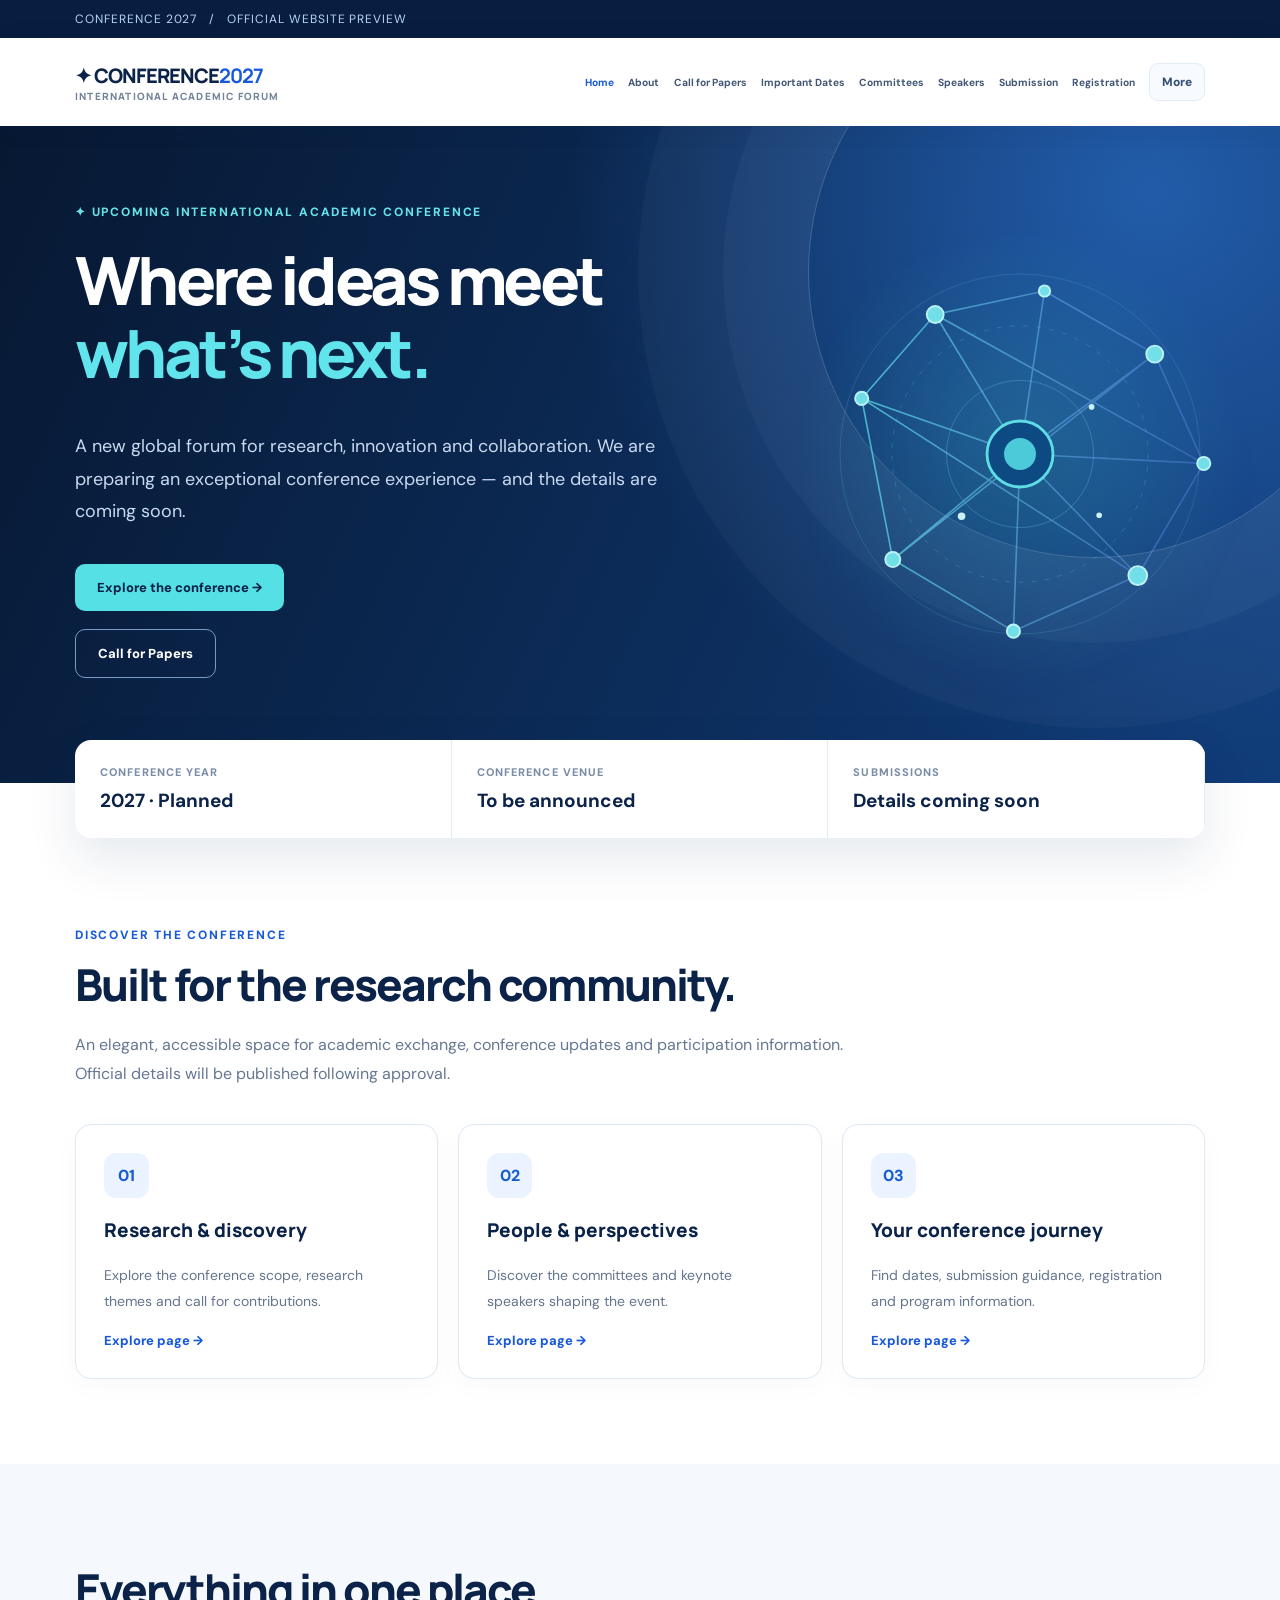
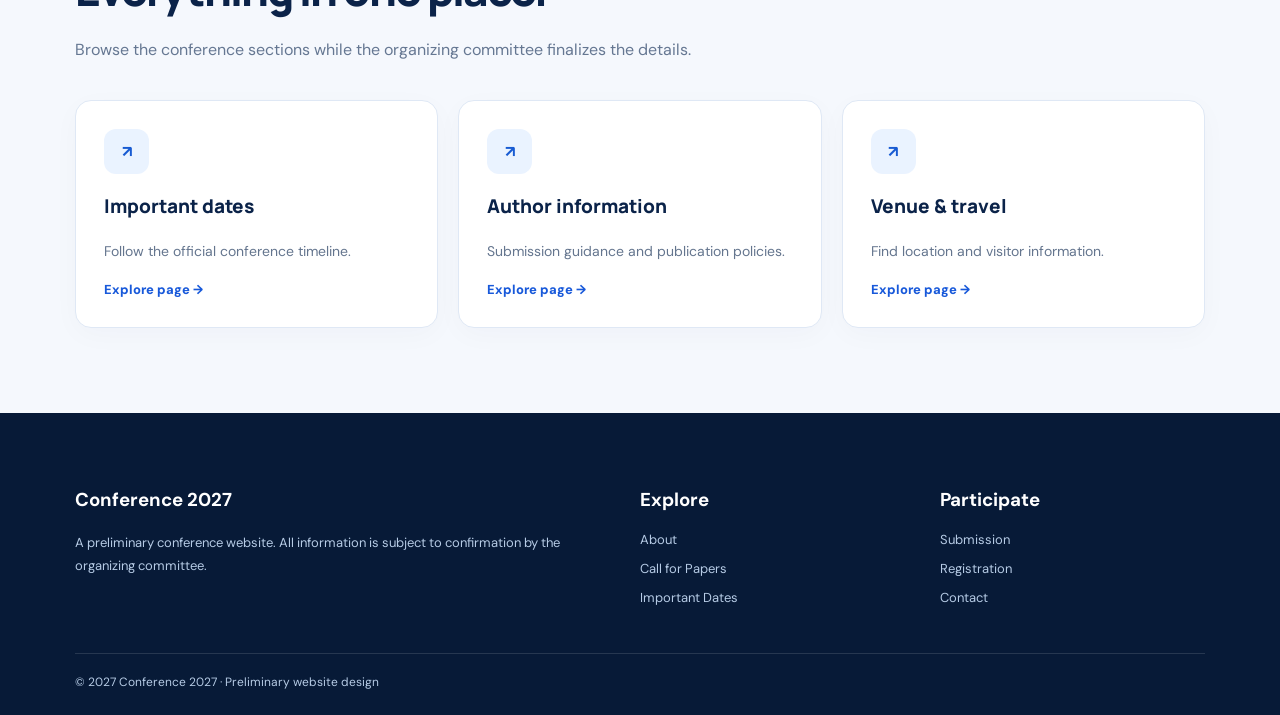
<file: index.html>
<!doctype html><html lang="en"><head><meta charset="utf-8"><meta name="viewport" content="width=device-width,initial-scale=1"><meta name="description" content="Upcoming international academic conference 2027."><title>Home | Conference 2027</title><link rel="stylesheet" href="assets/style.css"></head><body><div class="strip"><div class="container">CONFERENCE 2027 &nbsp; / &nbsp; OFFICIAL WEBSITE PREVIEW</div></div><header><div class="container head"><a class="brand" href="index.html">✦ CONFERENCE<b>2027</b><small>INTERNATIONAL ACADEMIC FORUM</small></a><button class="menu" aria-label="Toggle menu">☰ Menu</button><nav aria-label="Main navigation"><a href="index.html">Home</a><a href="about.html">About</a><a href="cfp.html">Call for Papers</a><a href="dates.html">Important Dates</a><a href="committees.html">Committees</a><a href="keynotes.html">Speakers</a><a href="submission.html">Submission</a><a href="registration.html">Registration</a><details class="more-nav"><summary>More <span aria-hidden="true">⌄</span></summary><div class="more-links"><a href="program.html">Program</a><a href="publication.html">Publication</a><a href="venue.html">Venue & Travel</a><a href="sponsors.html">Sponsors & Partners</a><a href="contact.html">Contact</a></div></details></nav></div></header><section class="hero"><div class="container"><svg class="hero-visual" viewBox="0 0 520 520" role="img" aria-label="Abstract connected research network" xmlns="http://www.w3.org/2000/svg"><defs><radialGradient id="glow"><stop stop-color="#4de7ed" stop-opacity=".22"/><stop offset="1" stop-color="#4de7ed" stop-opacity="0"/></radialGradient><linearGradient id="lines"><stop stop-color="#61e8f1" stop-opacity=".75"/><stop offset="1" stop-color="#7b9dff" stop-opacity=".3"/></linearGradient></defs><circle cx="260" cy="260" r="240" fill="url(#glow)"/><circle cx="260" cy="260" r="191" fill="none" stroke="#7bd9f3" stroke-opacity=".18"/><circle cx="260" cy="260" r="136" fill="none" stroke="#7bd9f3" stroke-opacity=".24" stroke-dasharray="5 9"/><circle cx="260" cy="260" r="78" fill="none" stroke="#7bd9f3" stroke-opacity=".3"/><g fill="none" stroke="url(#lines)" stroke-width="1.7"><path d="M92 201 170 112 286 87 403 154 455 270 385 389 253 448 125 372 92 201 260 260 403 154M170 112 260 260 385 389M286 87 260 260 125 372M455 270 260 260 253 448M92 201 385 389M170 112 455 270M125 372 403 154"/></g><g fill="#79eaf0" stroke="#c8ffff" stroke-width="2"><circle cx="92" cy="201" r="7"/><circle cx="170" cy="112" r="9"/><circle cx="286" cy="87" r="6"/><circle cx="403" cy="154" r="9"/><circle cx="455" cy="270" r="7"/><circle cx="385" cy="389" r="10"/><circle cx="253" cy="448" r="7"/><circle cx="125" cy="372" r="8"/></g><circle cx="260" cy="260" r="35" fill="#0d4b84" stroke="#64e9ed" stroke-width="3"/><circle cx="260" cy="260" r="17" fill="#5ae4ea" opacity=".9"/><g fill="#d9ffff"><circle cx="336" cy="210" r="3"/><circle cx="198" cy="326" r="4"/><circle cx="344" cy="325" r="3"/></g></svg><span class="eyebrow">✦ Upcoming international academic conference</span><h1>Where ideas meet <em>what’s next.</em></h1><p>A new global forum for research, innovation and collaboration. We are preparing an exceptional conference experience — and the details are coming soon.</p><a class="btn" href="about.html">Explore the conference →</a><a class="btn secondary" href="cfp.html">Call for Papers</a></div></section><div class="container"><div class="stats"><div><small>Conference year</small><strong>2027 · Planned</strong></div><div><small>Conference venue</small><strong>To be announced</strong></div><div><small>Submissions</small><strong>Details coming soon</strong></div></div></div><section class="section"><div class="container"><span class="eyebrow" style="color:#1859da">Discover the conference</span><h2>Built for the research community.</h2><p class="lead">An elegant, accessible space for academic exchange, conference updates and participation information. Official details will be published following approval.</p><div class="grid"><article class="card"><span class="icon">01</span><h3>Research & discovery</h3><p>Explore the conference scope, research themes and call for contributions.</p><a href="cfp.html">Explore page →</a></article><article class="card"><span class="icon">02</span><h3>People & perspectives</h3><p>Discover the committees and keynote speakers shaping the event.</p><a href="committees.html">Explore page →</a></article><article class="card"><span class="icon">03</span><h3>Your conference journey</h3><p>Find dates, submission guidance, registration and program information.</p><a href="dates.html">Explore page →</a></article></div></div></section><section class="section soft"><div class="container"><h2>Everything in one place.</h2><p class="lead">Browse the conference sections while the organizing committee finalizes the details.</p><div class="grid"><article class="card"><span class="icon">↗</span><h3>Important dates</h3><p>Follow the official conference timeline.</p><a href="dates.html">Explore page →</a></article><article class="card"><span class="icon">↗</span><h3>Author information</h3><p>Submission guidance and publication policies.</p><a href="submission.html">Explore page →</a></article><article class="card"><span class="icon">↗</span><h3>Venue & travel</h3><p>Find location and visitor information.</p><a href="venue.html">Explore page →</a></article></div></div></section><footer><div class="container"><div class="cols"><div><h3>Conference 2027</h3><p>A preliminary conference website. All information is subject to confirmation by the organizing committee.</p></div><div><h3>Explore</h3><a href="about.html">About</a><a href="cfp.html">Call for Papers</a><a href="dates.html">Important Dates</a></div><div><h3>Participate</h3><a href="submission.html">Submission</a><a href="registration.html">Registration</a><a href="contact.html">Contact</a></div></div><div class="copyright">© 2027 Conference 2027 · Preliminary website design</div></div></footer><script src="assets/main.js"></script></body></html>
</file>
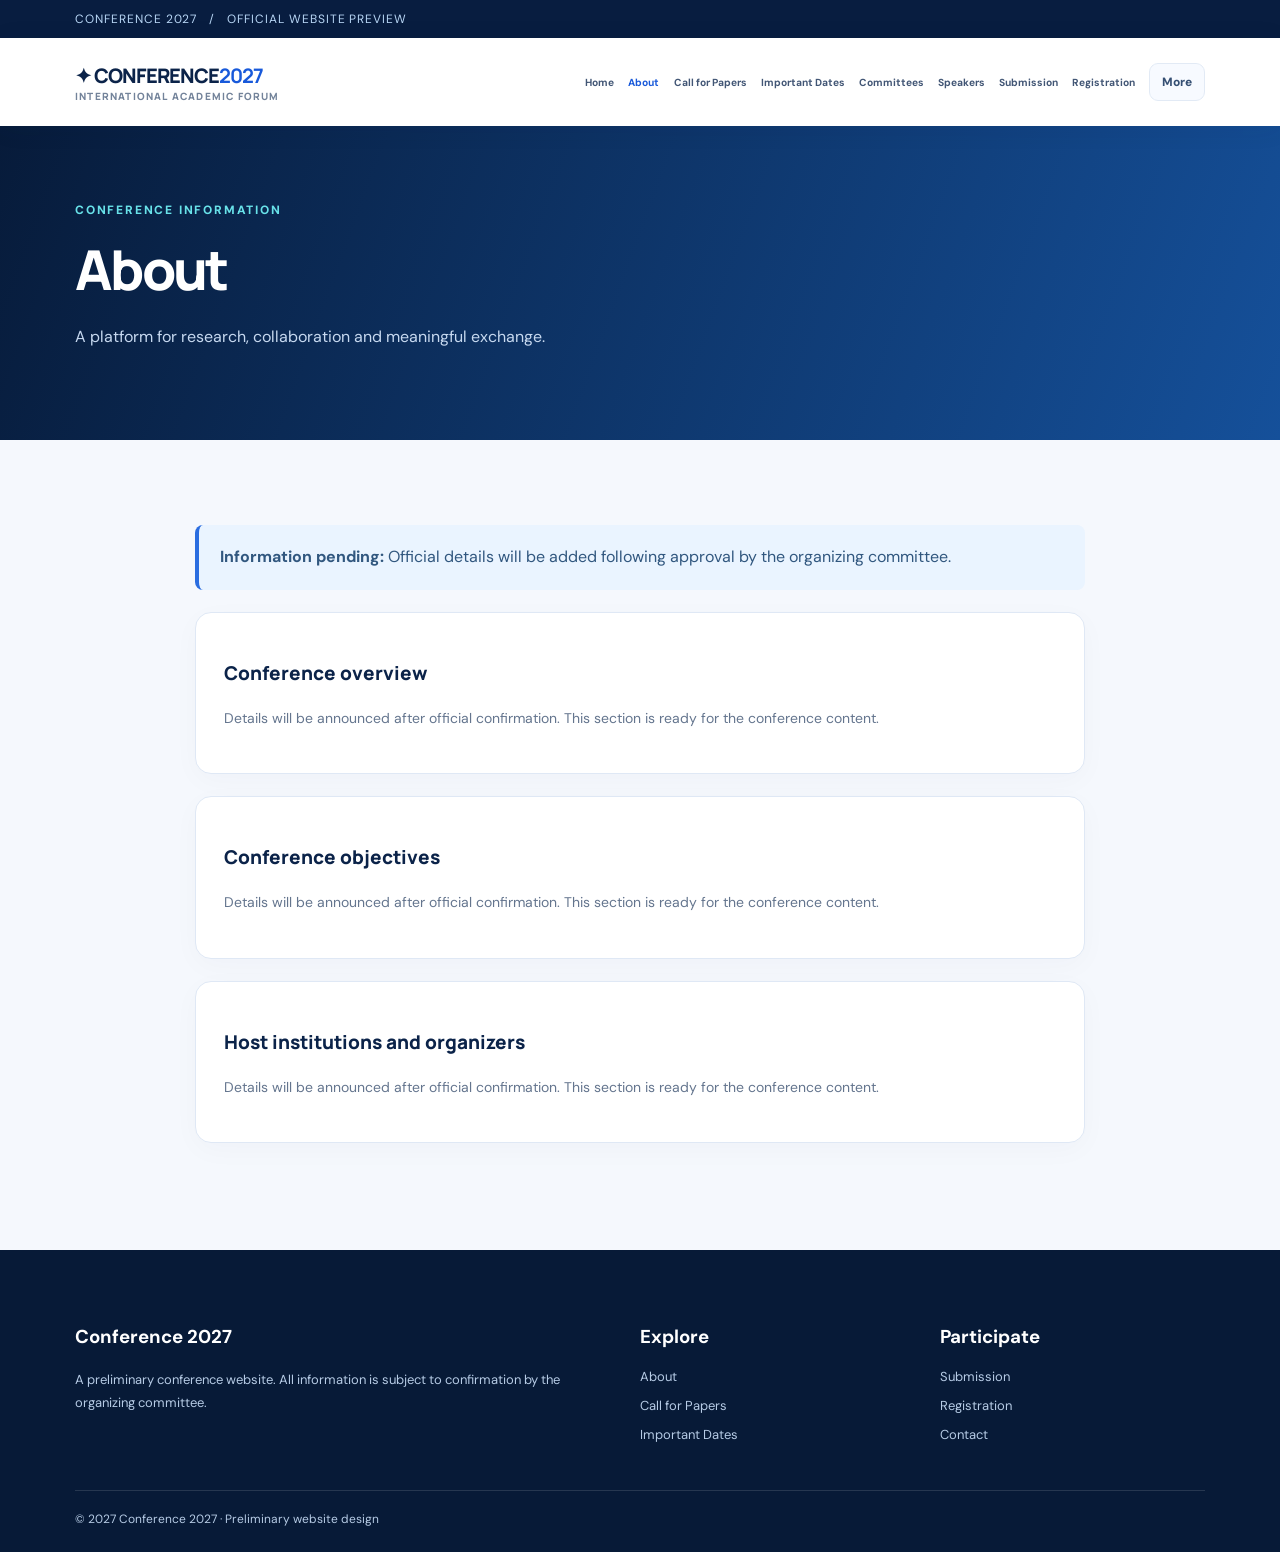
<file: about.html>
<!doctype html><html lang="en"><head><meta charset="utf-8"><meta name="viewport" content="width=device-width,initial-scale=1"><meta name="description" content="Upcoming international academic conference 2027."><title>About | Conference 2027</title><link rel="stylesheet" href="assets/style.css"></head><body><div class="strip"><div class="container">CONFERENCE 2027 &nbsp; / &nbsp; OFFICIAL WEBSITE PREVIEW</div></div><header><div class="container head"><a class="brand" href="index.html">✦ CONFERENCE<b>2027</b><small>INTERNATIONAL ACADEMIC FORUM</small></a><button class="menu" aria-label="Toggle menu">☰ Menu</button><nav aria-label="Main navigation"><a href="index.html">Home</a><a href="about.html">About</a><a href="cfp.html">Call for Papers</a><a href="dates.html">Important Dates</a><a href="committees.html">Committees</a><a href="keynotes.html">Speakers</a><a href="submission.html">Submission</a><a href="registration.html">Registration</a><details class="more-nav"><summary>More <span aria-hidden="true">⌄</span></summary><div class="more-links"><a href="program.html">Program</a><a href="publication.html">Publication</a><a href="venue.html">Venue & Travel</a><a href="sponsors.html">Sponsors & Partners</a><a href="contact.html">Contact</a></div></details></nav></div></header><section class="pagehead"><div class="container"><span class="eyebrow">Conference information</span><h1>About</h1><p>A platform for research, collaboration and meaningful exchange.</p></div></section><main class="section soft"><div class="container content"><div class="notice"><b>Information pending:</b> Official details will be added following approval by the organizing committee.</div><section class="panel"><h3>Conference overview</h3><p>Details will be announced after official confirmation. This section is ready for the conference content.</p></section><section class="panel"><h3>Conference objectives</h3><p>Details will be announced after official confirmation. This section is ready for the conference content.</p></section><section class="panel"><h3>Host institutions and organizers</h3><p>Details will be announced after official confirmation. This section is ready for the conference content.</p></section></div></main><footer><div class="container"><div class="cols"><div><h3>Conference 2027</h3><p>A preliminary conference website. All information is subject to confirmation by the organizing committee.</p></div><div><h3>Explore</h3><a href="about.html">About</a><a href="cfp.html">Call for Papers</a><a href="dates.html">Important Dates</a></div><div><h3>Participate</h3><a href="submission.html">Submission</a><a href="registration.html">Registration</a><a href="contact.html">Contact</a></div></div><div class="copyright">© 2027 Conference 2027 · Preliminary website design</div></div></footer><script src="assets/main.js"></script></body></html>
</file>
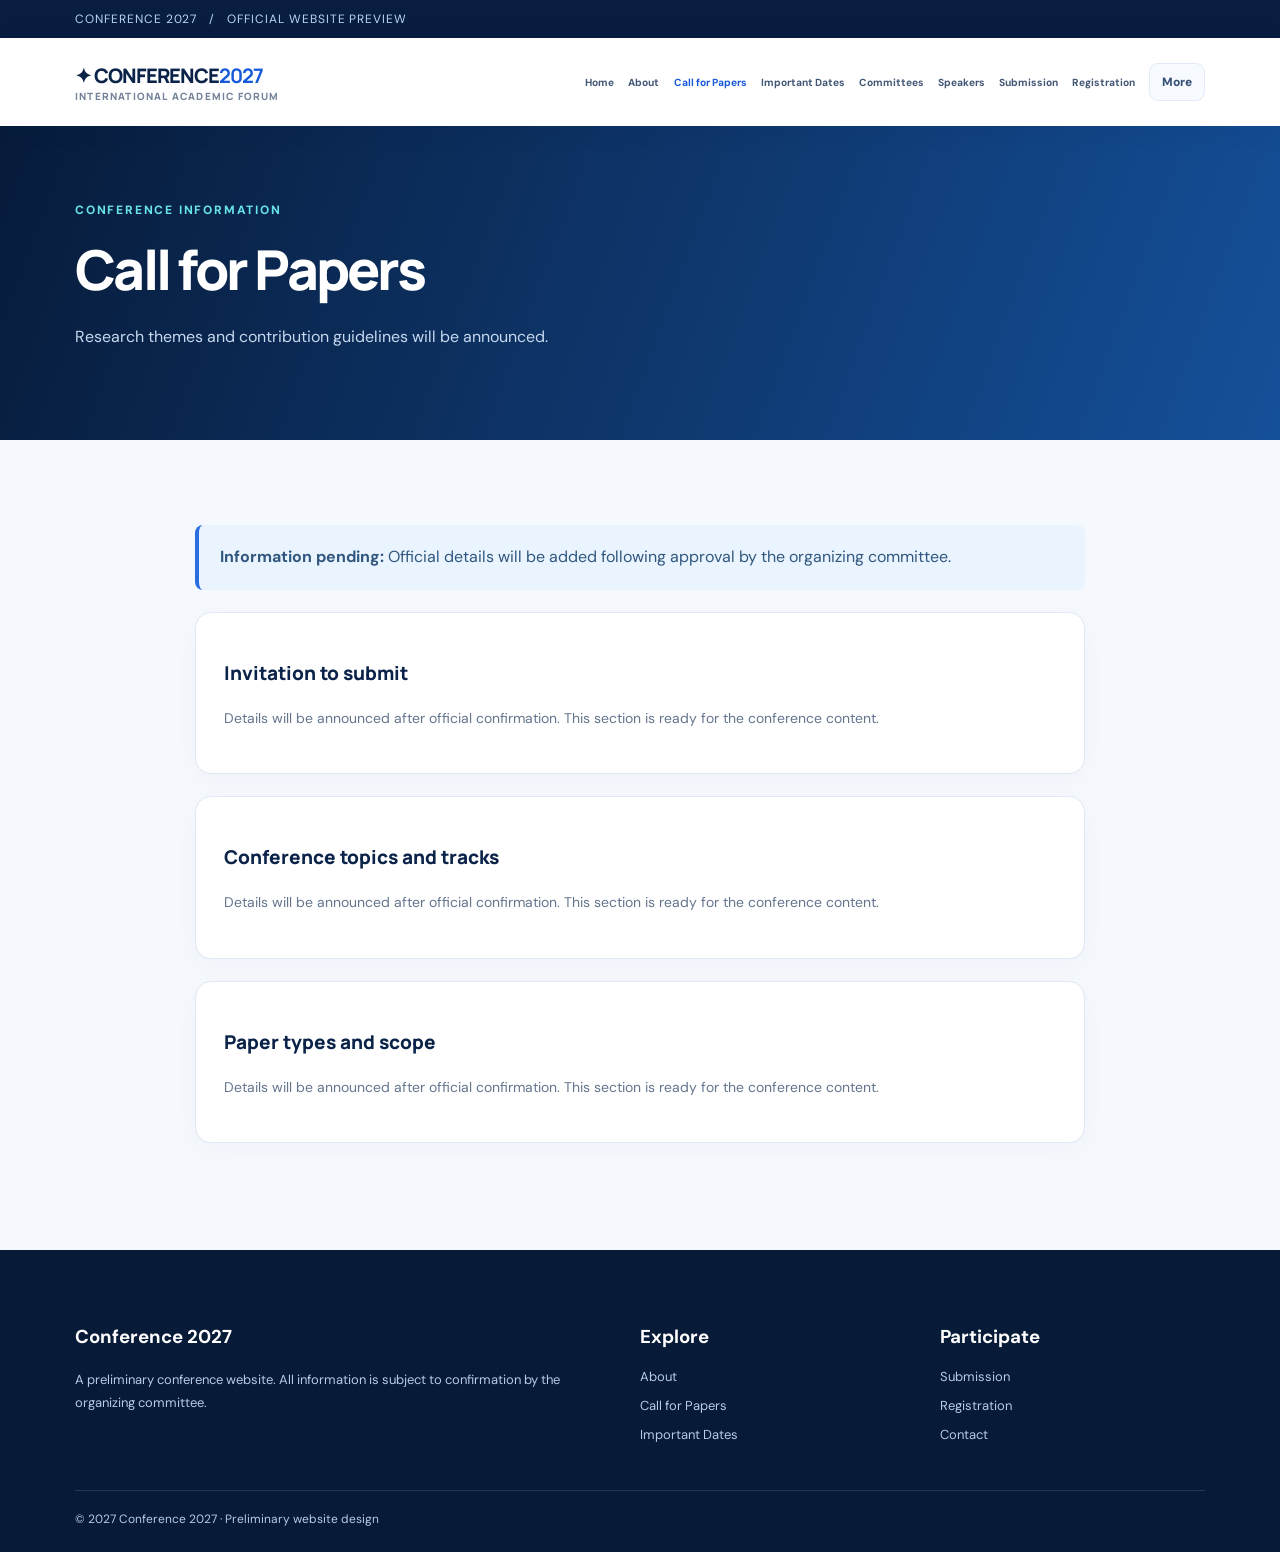
<file: cfp.html>
<!doctype html><html lang="en"><head><meta charset="utf-8"><meta name="viewport" content="width=device-width,initial-scale=1"><meta name="description" content="Upcoming international academic conference 2027."><title>Call for Papers | Conference 2027</title><link rel="stylesheet" href="assets/style.css"></head><body><div class="strip"><div class="container">CONFERENCE 2027 &nbsp; / &nbsp; OFFICIAL WEBSITE PREVIEW</div></div><header><div class="container head"><a class="brand" href="index.html">✦ CONFERENCE<b>2027</b><small>INTERNATIONAL ACADEMIC FORUM</small></a><button class="menu" aria-label="Toggle menu">☰ Menu</button><nav aria-label="Main navigation"><a href="index.html">Home</a><a href="about.html">About</a><a href="cfp.html">Call for Papers</a><a href="dates.html">Important Dates</a><a href="committees.html">Committees</a><a href="keynotes.html">Speakers</a><a href="submission.html">Submission</a><a href="registration.html">Registration</a><details class="more-nav"><summary>More <span aria-hidden="true">⌄</span></summary><div class="more-links"><a href="program.html">Program</a><a href="publication.html">Publication</a><a href="venue.html">Venue & Travel</a><a href="sponsors.html">Sponsors & Partners</a><a href="contact.html">Contact</a></div></details></nav></div></header><section class="pagehead"><div class="container"><span class="eyebrow">Conference information</span><h1>Call for Papers</h1><p>Research themes and contribution guidelines will be announced.</p></div></section><main class="section soft"><div class="container content"><div class="notice"><b>Information pending:</b> Official details will be added following approval by the organizing committee.</div><section class="panel"><h3>Invitation to submit</h3><p>Details will be announced after official confirmation. This section is ready for the conference content.</p></section><section class="panel"><h3>Conference topics and tracks</h3><p>Details will be announced after official confirmation. This section is ready for the conference content.</p></section><section class="panel"><h3>Paper types and scope</h3><p>Details will be announced after official confirmation. This section is ready for the conference content.</p></section></div></main><footer><div class="container"><div class="cols"><div><h3>Conference 2027</h3><p>A preliminary conference website. All information is subject to confirmation by the organizing committee.</p></div><div><h3>Explore</h3><a href="about.html">About</a><a href="cfp.html">Call for Papers</a><a href="dates.html">Important Dates</a></div><div><h3>Participate</h3><a href="submission.html">Submission</a><a href="registration.html">Registration</a><a href="contact.html">Contact</a></div></div><div class="copyright">© 2027 Conference 2027 · Preliminary website design</div></div></footer><script src="assets/main.js"></script></body></html>
</file>
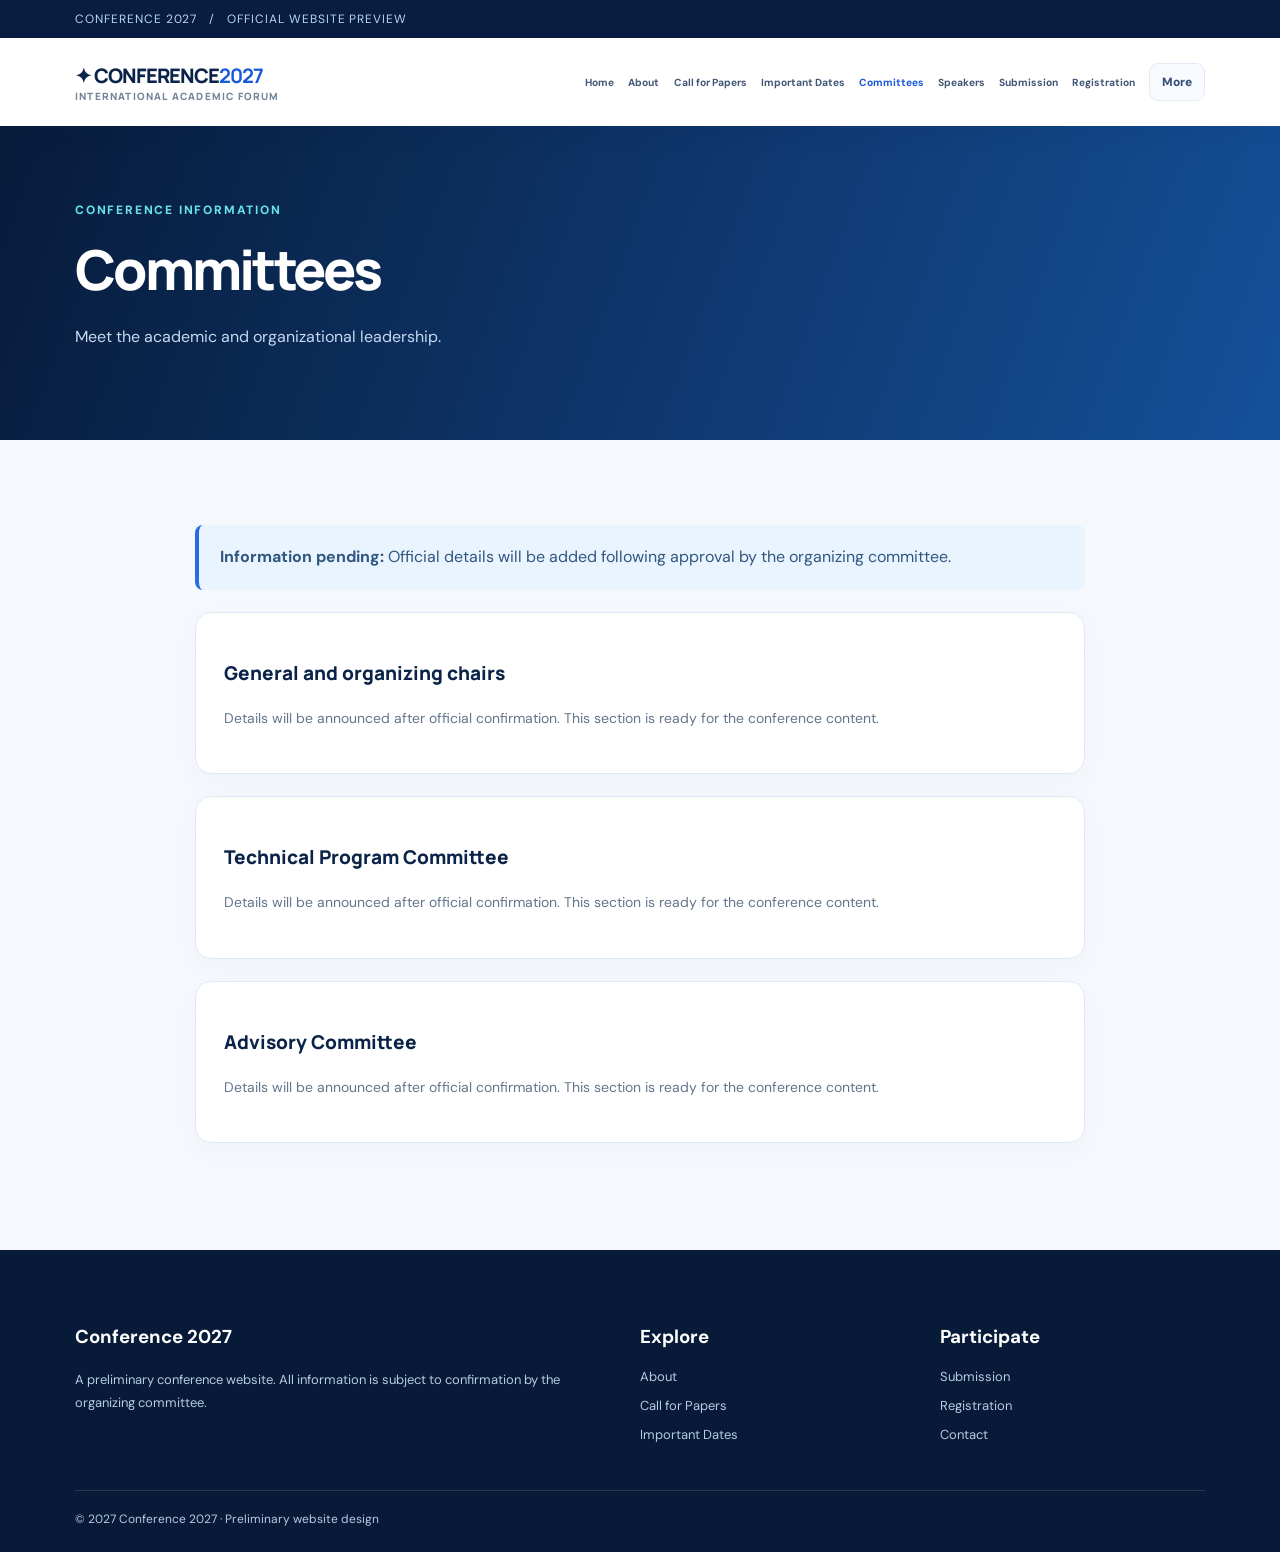
<file: committees.html>
<!doctype html><html lang="en"><head><meta charset="utf-8"><meta name="viewport" content="width=device-width,initial-scale=1"><meta name="description" content="Upcoming international academic conference 2027."><title>Committees | Conference 2027</title><link rel="stylesheet" href="assets/style.css"></head><body><div class="strip"><div class="container">CONFERENCE 2027 &nbsp; / &nbsp; OFFICIAL WEBSITE PREVIEW</div></div><header><div class="container head"><a class="brand" href="index.html">✦ CONFERENCE<b>2027</b><small>INTERNATIONAL ACADEMIC FORUM</small></a><button class="menu" aria-label="Toggle menu">☰ Menu</button><nav aria-label="Main navigation"><a href="index.html">Home</a><a href="about.html">About</a><a href="cfp.html">Call for Papers</a><a href="dates.html">Important Dates</a><a href="committees.html">Committees</a><a href="keynotes.html">Speakers</a><a href="submission.html">Submission</a><a href="registration.html">Registration</a><details class="more-nav"><summary>More <span aria-hidden="true">⌄</span></summary><div class="more-links"><a href="program.html">Program</a><a href="publication.html">Publication</a><a href="venue.html">Venue & Travel</a><a href="sponsors.html">Sponsors & Partners</a><a href="contact.html">Contact</a></div></details></nav></div></header><section class="pagehead"><div class="container"><span class="eyebrow">Conference information</span><h1>Committees</h1><p>Meet the academic and organizational leadership.</p></div></section><main class="section soft"><div class="container content"><div class="notice"><b>Information pending:</b> Official details will be added following approval by the organizing committee.</div><section class="panel"><h3>General and organizing chairs</h3><p>Details will be announced after official confirmation. This section is ready for the conference content.</p></section><section class="panel"><h3>Technical Program Committee</h3><p>Details will be announced after official confirmation. This section is ready for the conference content.</p></section><section class="panel"><h3>Advisory Committee</h3><p>Details will be announced after official confirmation. This section is ready for the conference content.</p></section></div></main><footer><div class="container"><div class="cols"><div><h3>Conference 2027</h3><p>A preliminary conference website. All information is subject to confirmation by the organizing committee.</p></div><div><h3>Explore</h3><a href="about.html">About</a><a href="cfp.html">Call for Papers</a><a href="dates.html">Important Dates</a></div><div><h3>Participate</h3><a href="submission.html">Submission</a><a href="registration.html">Registration</a><a href="contact.html">Contact</a></div></div><div class="copyright">© 2027 Conference 2027 · Preliminary website design</div></div></footer><script src="assets/main.js"></script></body></html>
</file>
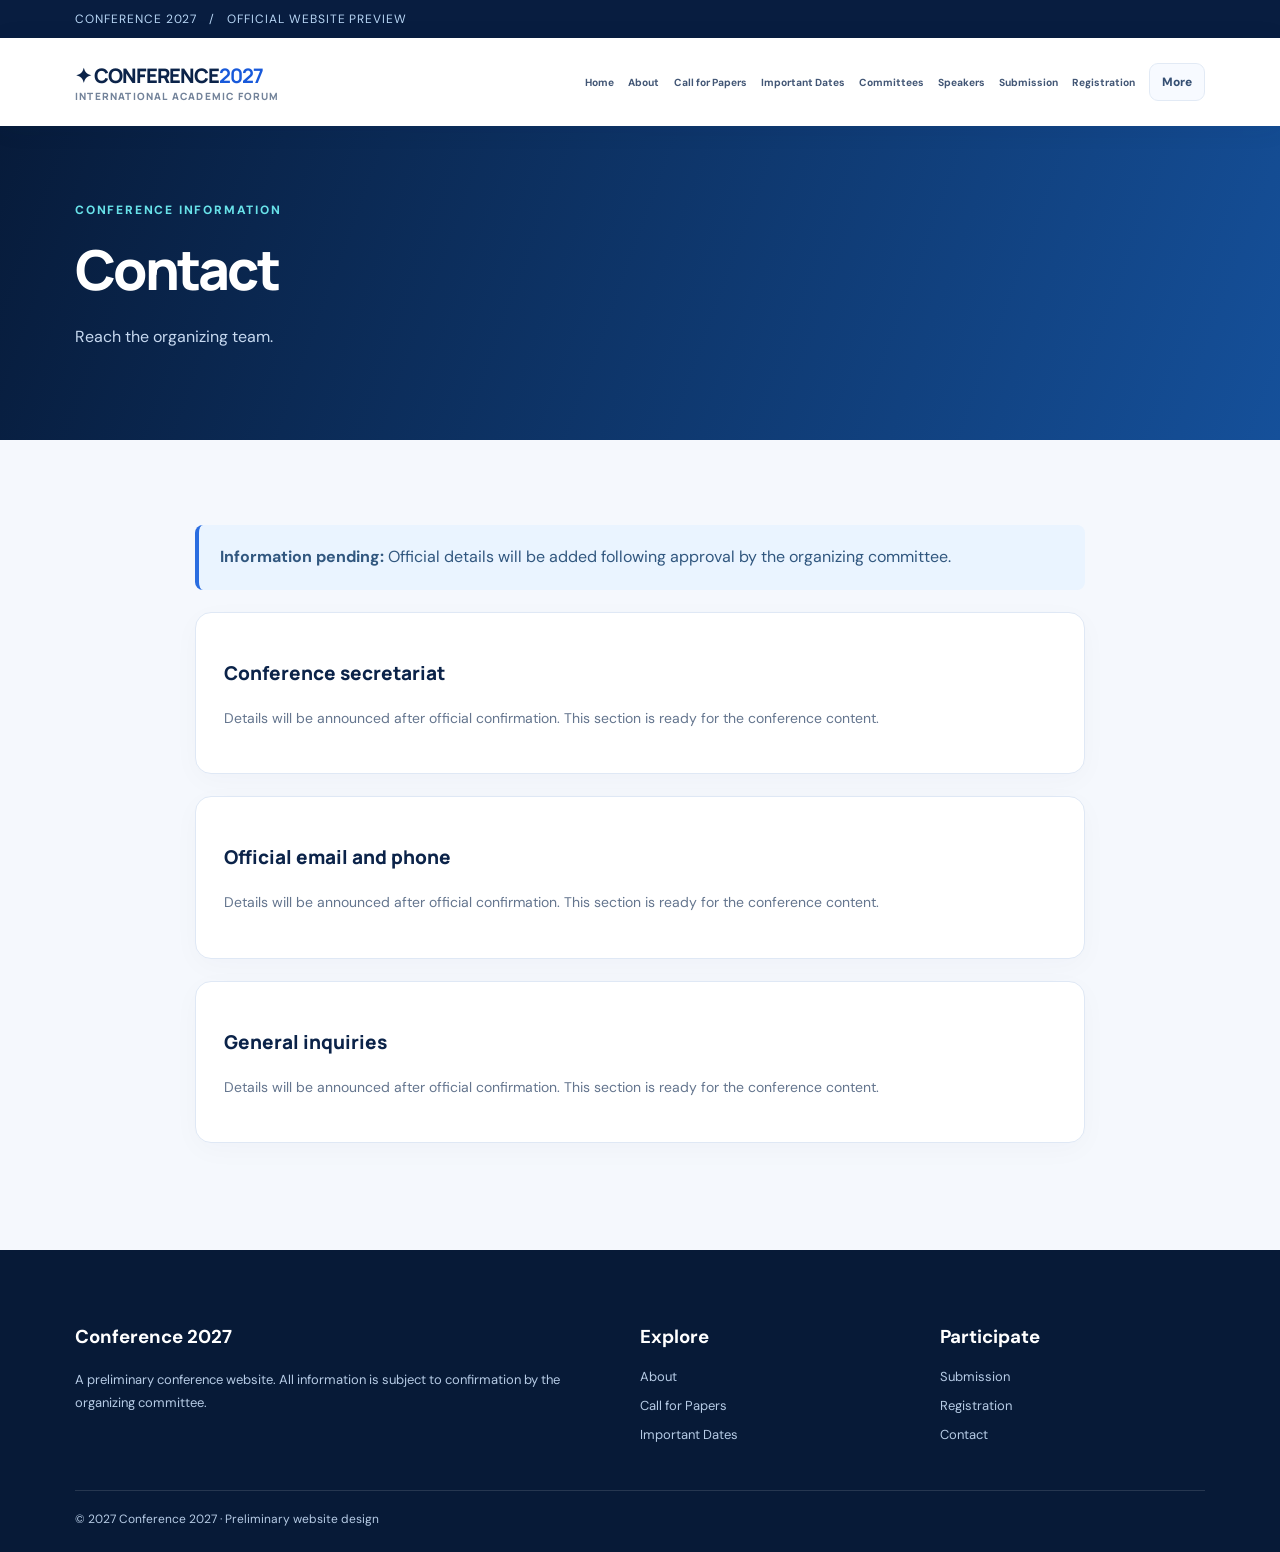
<file: contact.html>
<!doctype html><html lang="en"><head><meta charset="utf-8"><meta name="viewport" content="width=device-width,initial-scale=1"><meta name="description" content="Upcoming international academic conference 2027."><title>Contact | Conference 2027</title><link rel="stylesheet" href="assets/style.css"></head><body><div class="strip"><div class="container">CONFERENCE 2027 &nbsp; / &nbsp; OFFICIAL WEBSITE PREVIEW</div></div><header><div class="container head"><a class="brand" href="index.html">✦ CONFERENCE<b>2027</b><small>INTERNATIONAL ACADEMIC FORUM</small></a><button class="menu" aria-label="Toggle menu">☰ Menu</button><nav aria-label="Main navigation"><a href="index.html">Home</a><a href="about.html">About</a><a href="cfp.html">Call for Papers</a><a href="dates.html">Important Dates</a><a href="committees.html">Committees</a><a href="keynotes.html">Speakers</a><a href="submission.html">Submission</a><a href="registration.html">Registration</a><details class="more-nav"><summary>More <span aria-hidden="true">⌄</span></summary><div class="more-links"><a href="program.html">Program</a><a href="publication.html">Publication</a><a href="venue.html">Venue & Travel</a><a href="sponsors.html">Sponsors & Partners</a><a href="contact.html">Contact</a></div></details></nav></div></header><section class="pagehead"><div class="container"><span class="eyebrow">Conference information</span><h1>Contact</h1><p>Reach the organizing team.</p></div></section><main class="section soft"><div class="container content"><div class="notice"><b>Information pending:</b> Official details will be added following approval by the organizing committee.</div><section class="panel"><h3>Conference secretariat</h3><p>Details will be announced after official confirmation. This section is ready for the conference content.</p></section><section class="panel"><h3>Official email and phone</h3><p>Details will be announced after official confirmation. This section is ready for the conference content.</p></section><section class="panel"><h3>General inquiries</h3><p>Details will be announced after official confirmation. This section is ready for the conference content.</p></section></div></main><footer><div class="container"><div class="cols"><div><h3>Conference 2027</h3><p>A preliminary conference website. All information is subject to confirmation by the organizing committee.</p></div><div><h3>Explore</h3><a href="about.html">About</a><a href="cfp.html">Call for Papers</a><a href="dates.html">Important Dates</a></div><div><h3>Participate</h3><a href="submission.html">Submission</a><a href="registration.html">Registration</a><a href="contact.html">Contact</a></div></div><div class="copyright">© 2027 Conference 2027 · Preliminary website design</div></div></footer><script src="assets/main.js"></script></body></html>
</file>
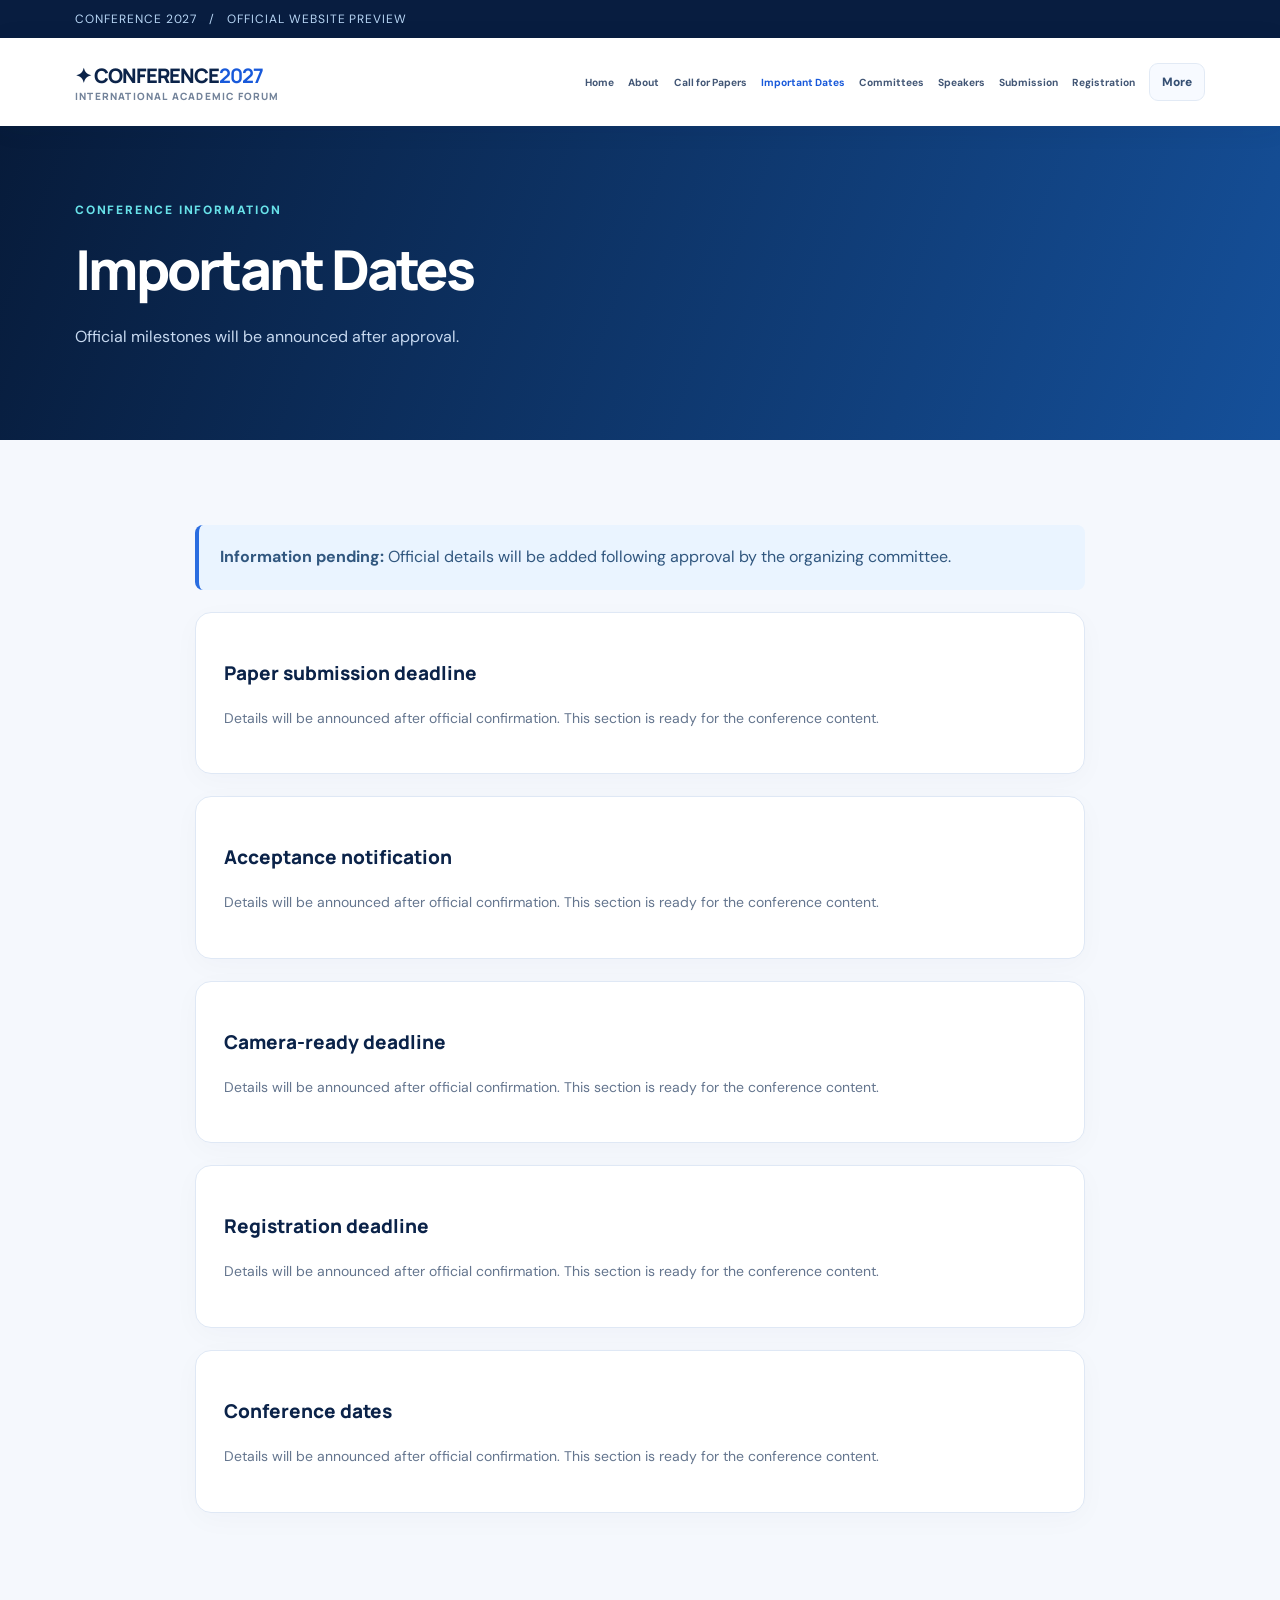
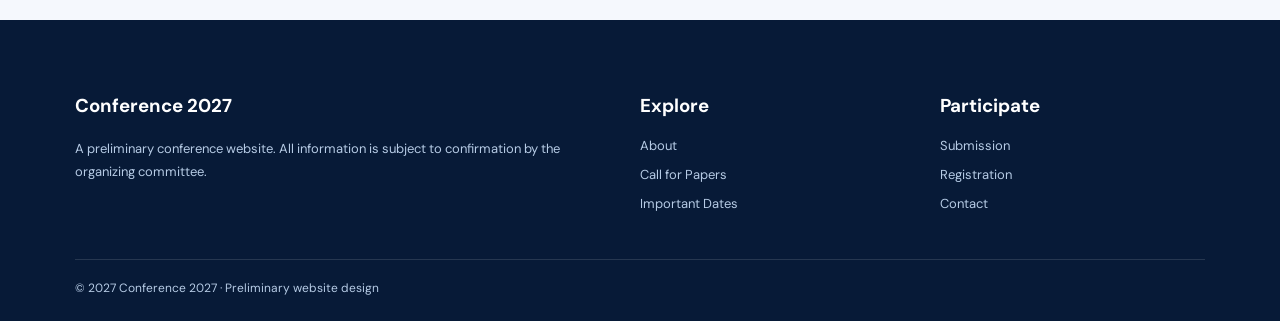
<file: dates.html>
<!doctype html><html lang="en"><head><meta charset="utf-8"><meta name="viewport" content="width=device-width,initial-scale=1"><meta name="description" content="Upcoming international academic conference 2027."><title>Important Dates | Conference 2027</title><link rel="stylesheet" href="assets/style.css"></head><body><div class="strip"><div class="container">CONFERENCE 2027 &nbsp; / &nbsp; OFFICIAL WEBSITE PREVIEW</div></div><header><div class="container head"><a class="brand" href="index.html">✦ CONFERENCE<b>2027</b><small>INTERNATIONAL ACADEMIC FORUM</small></a><button class="menu" aria-label="Toggle menu">☰ Menu</button><nav aria-label="Main navigation"><a href="index.html">Home</a><a href="about.html">About</a><a href="cfp.html">Call for Papers</a><a href="dates.html">Important Dates</a><a href="committees.html">Committees</a><a href="keynotes.html">Speakers</a><a href="submission.html">Submission</a><a href="registration.html">Registration</a><details class="more-nav"><summary>More <span aria-hidden="true">⌄</span></summary><div class="more-links"><a href="program.html">Program</a><a href="publication.html">Publication</a><a href="venue.html">Venue & Travel</a><a href="sponsors.html">Sponsors & Partners</a><a href="contact.html">Contact</a></div></details></nav></div></header><section class="pagehead"><div class="container"><span class="eyebrow">Conference information</span><h1>Important Dates</h1><p>Official milestones will be announced after approval.</p></div></section><main class="section soft"><div class="container content"><div class="notice"><b>Information pending:</b> Official details will be added following approval by the organizing committee.</div><section class="panel"><h3>Paper submission deadline</h3><p>Details will be announced after official confirmation. This section is ready for the conference content.</p></section><section class="panel"><h3>Acceptance notification</h3><p>Details will be announced after official confirmation. This section is ready for the conference content.</p></section><section class="panel"><h3>Camera-ready deadline</h3><p>Details will be announced after official confirmation. This section is ready for the conference content.</p></section><section class="panel"><h3>Registration deadline</h3><p>Details will be announced after official confirmation. This section is ready for the conference content.</p></section><section class="panel"><h3>Conference dates</h3><p>Details will be announced after official confirmation. This section is ready for the conference content.</p></section></div></main><footer><div class="container"><div class="cols"><div><h3>Conference 2027</h3><p>A preliminary conference website. All information is subject to confirmation by the organizing committee.</p></div><div><h3>Explore</h3><a href="about.html">About</a><a href="cfp.html">Call for Papers</a><a href="dates.html">Important Dates</a></div><div><h3>Participate</h3><a href="submission.html">Submission</a><a href="registration.html">Registration</a><a href="contact.html">Contact</a></div></div><div class="copyright">© 2027 Conference 2027 · Preliminary website design</div></div></footer><script src="assets/main.js"></script></body></html>
</file>
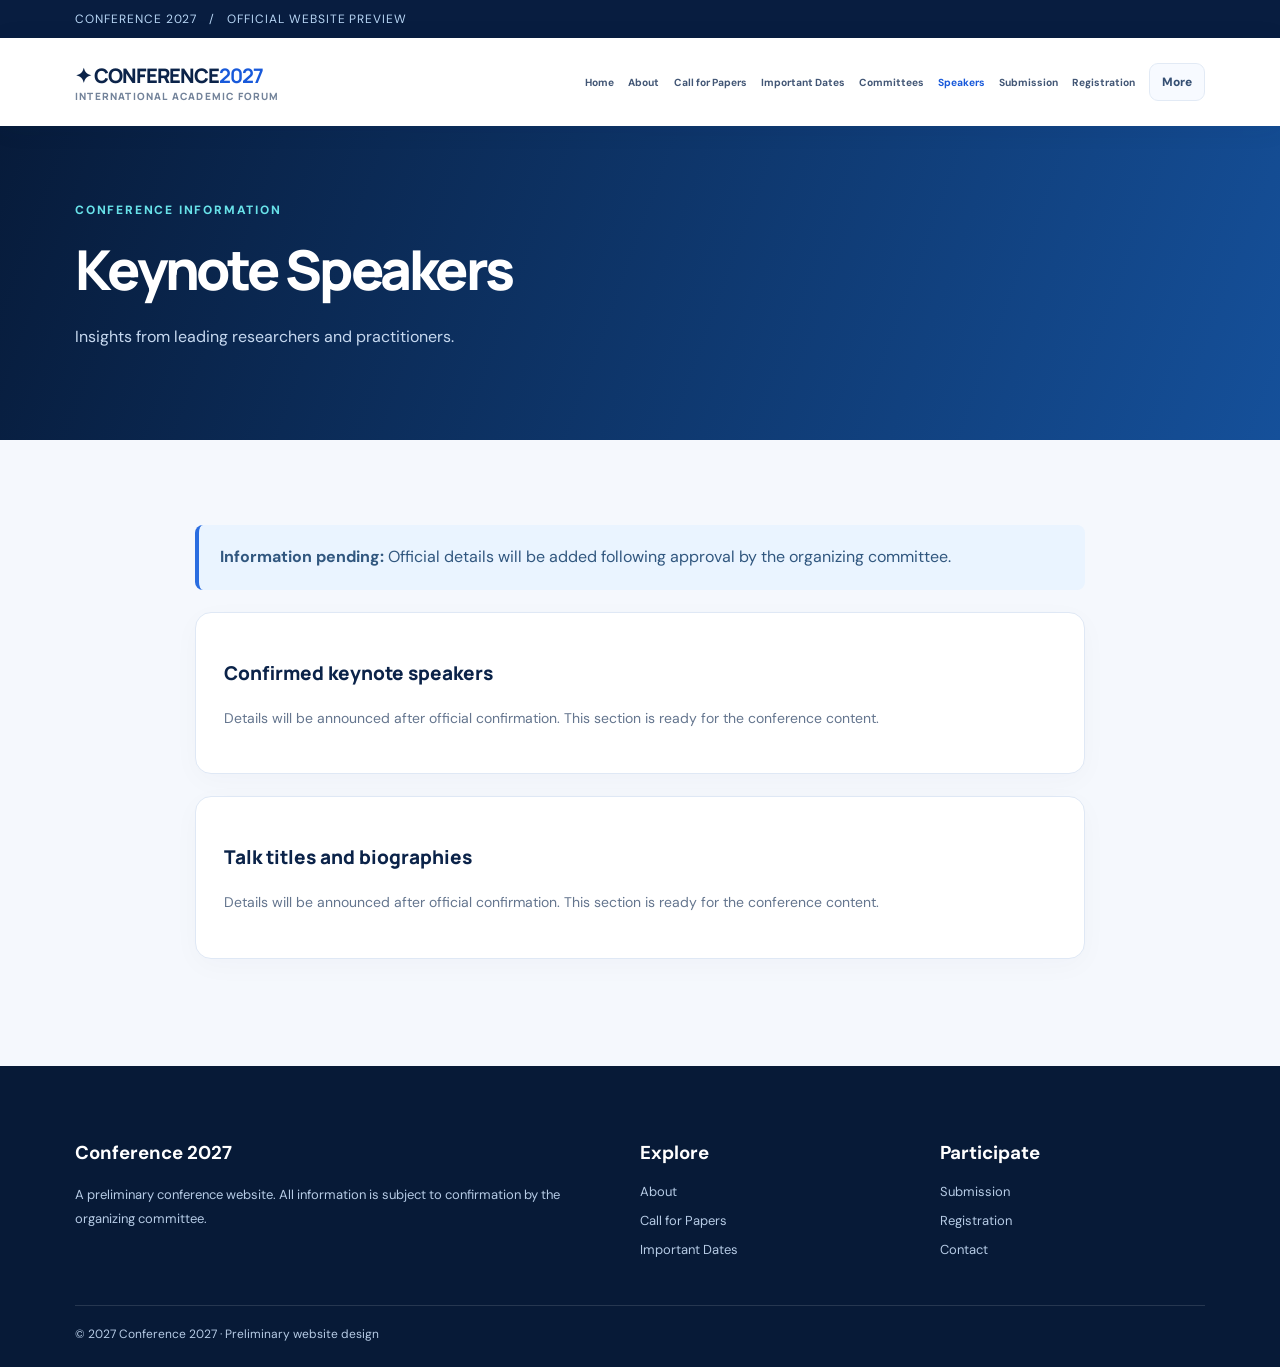
<file: keynotes.html>
<!doctype html><html lang="en"><head><meta charset="utf-8"><meta name="viewport" content="width=device-width,initial-scale=1"><meta name="description" content="Upcoming international academic conference 2027."><title>Keynote Speakers | Conference 2027</title><link rel="stylesheet" href="assets/style.css"></head><body><div class="strip"><div class="container">CONFERENCE 2027 &nbsp; / &nbsp; OFFICIAL WEBSITE PREVIEW</div></div><header><div class="container head"><a class="brand" href="index.html">✦ CONFERENCE<b>2027</b><small>INTERNATIONAL ACADEMIC FORUM</small></a><button class="menu" aria-label="Toggle menu">☰ Menu</button><nav aria-label="Main navigation"><a href="index.html">Home</a><a href="about.html">About</a><a href="cfp.html">Call for Papers</a><a href="dates.html">Important Dates</a><a href="committees.html">Committees</a><a href="keynotes.html">Speakers</a><a href="submission.html">Submission</a><a href="registration.html">Registration</a><details class="more-nav"><summary>More <span aria-hidden="true">⌄</span></summary><div class="more-links"><a href="program.html">Program</a><a href="publication.html">Publication</a><a href="venue.html">Venue & Travel</a><a href="sponsors.html">Sponsors & Partners</a><a href="contact.html">Contact</a></div></details></nav></div></header><section class="pagehead"><div class="container"><span class="eyebrow">Conference information</span><h1>Keynote Speakers</h1><p>Insights from leading researchers and practitioners.</p></div></section><main class="section soft"><div class="container content"><div class="notice"><b>Information pending:</b> Official details will be added following approval by the organizing committee.</div><section class="panel"><h3>Confirmed keynote speakers</h3><p>Details will be announced after official confirmation. This section is ready for the conference content.</p></section><section class="panel"><h3>Talk titles and biographies</h3><p>Details will be announced after official confirmation. This section is ready for the conference content.</p></section></div></main><footer><div class="container"><div class="cols"><div><h3>Conference 2027</h3><p>A preliminary conference website. All information is subject to confirmation by the organizing committee.</p></div><div><h3>Explore</h3><a href="about.html">About</a><a href="cfp.html">Call for Papers</a><a href="dates.html">Important Dates</a></div><div><h3>Participate</h3><a href="submission.html">Submission</a><a href="registration.html">Registration</a><a href="contact.html">Contact</a></div></div><div class="copyright">© 2027 Conference 2027 · Preliminary website design</div></div></footer><script src="assets/main.js"></script></body></html>
</file>
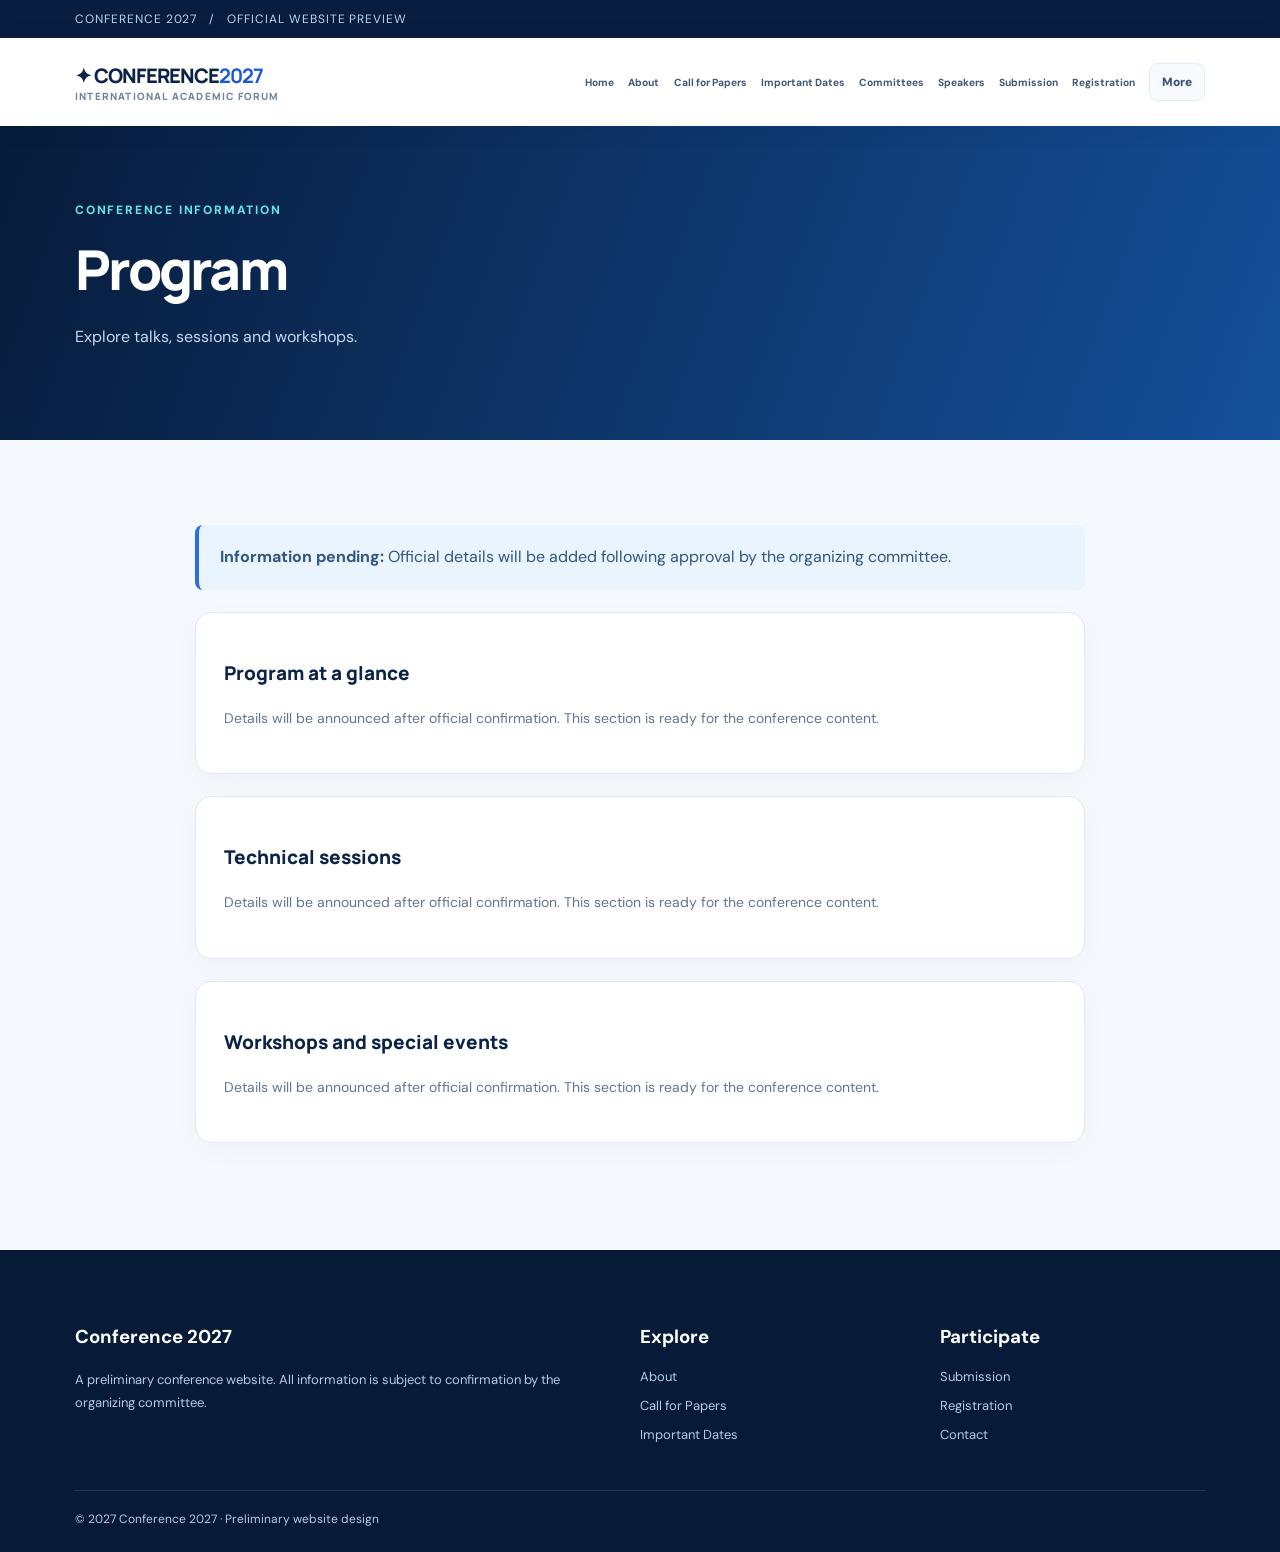
<file: program.html>
<!doctype html><html lang="en"><head><meta charset="utf-8"><meta name="viewport" content="width=device-width,initial-scale=1"><meta name="description" content="Upcoming international academic conference 2027."><title>Program | Conference 2027</title><link rel="stylesheet" href="assets/style.css"></head><body><div class="strip"><div class="container">CONFERENCE 2027 &nbsp; / &nbsp; OFFICIAL WEBSITE PREVIEW</div></div><header><div class="container head"><a class="brand" href="index.html">✦ CONFERENCE<b>2027</b><small>INTERNATIONAL ACADEMIC FORUM</small></a><button class="menu" aria-label="Toggle menu">☰ Menu</button><nav aria-label="Main navigation"><a href="index.html">Home</a><a href="about.html">About</a><a href="cfp.html">Call for Papers</a><a href="dates.html">Important Dates</a><a href="committees.html">Committees</a><a href="keynotes.html">Speakers</a><a href="submission.html">Submission</a><a href="registration.html">Registration</a><details class="more-nav"><summary>More <span aria-hidden="true">⌄</span></summary><div class="more-links"><a href="program.html">Program</a><a href="publication.html">Publication</a><a href="venue.html">Venue & Travel</a><a href="sponsors.html">Sponsors & Partners</a><a href="contact.html">Contact</a></div></details></nav></div></header><section class="pagehead"><div class="container"><span class="eyebrow">Conference information</span><h1>Program</h1><p>Explore talks, sessions and workshops.</p></div></section><main class="section soft"><div class="container content"><div class="notice"><b>Information pending:</b> Official details will be added following approval by the organizing committee.</div><section class="panel"><h3>Program at a glance</h3><p>Details will be announced after official confirmation. This section is ready for the conference content.</p></section><section class="panel"><h3>Technical sessions</h3><p>Details will be announced after official confirmation. This section is ready for the conference content.</p></section><section class="panel"><h3>Workshops and special events</h3><p>Details will be announced after official confirmation. This section is ready for the conference content.</p></section></div></main><footer><div class="container"><div class="cols"><div><h3>Conference 2027</h3><p>A preliminary conference website. All information is subject to confirmation by the organizing committee.</p></div><div><h3>Explore</h3><a href="about.html">About</a><a href="cfp.html">Call for Papers</a><a href="dates.html">Important Dates</a></div><div><h3>Participate</h3><a href="submission.html">Submission</a><a href="registration.html">Registration</a><a href="contact.html">Contact</a></div></div><div class="copyright">© 2027 Conference 2027 · Preliminary website design</div></div></footer><script src="assets/main.js"></script></body></html>
</file>
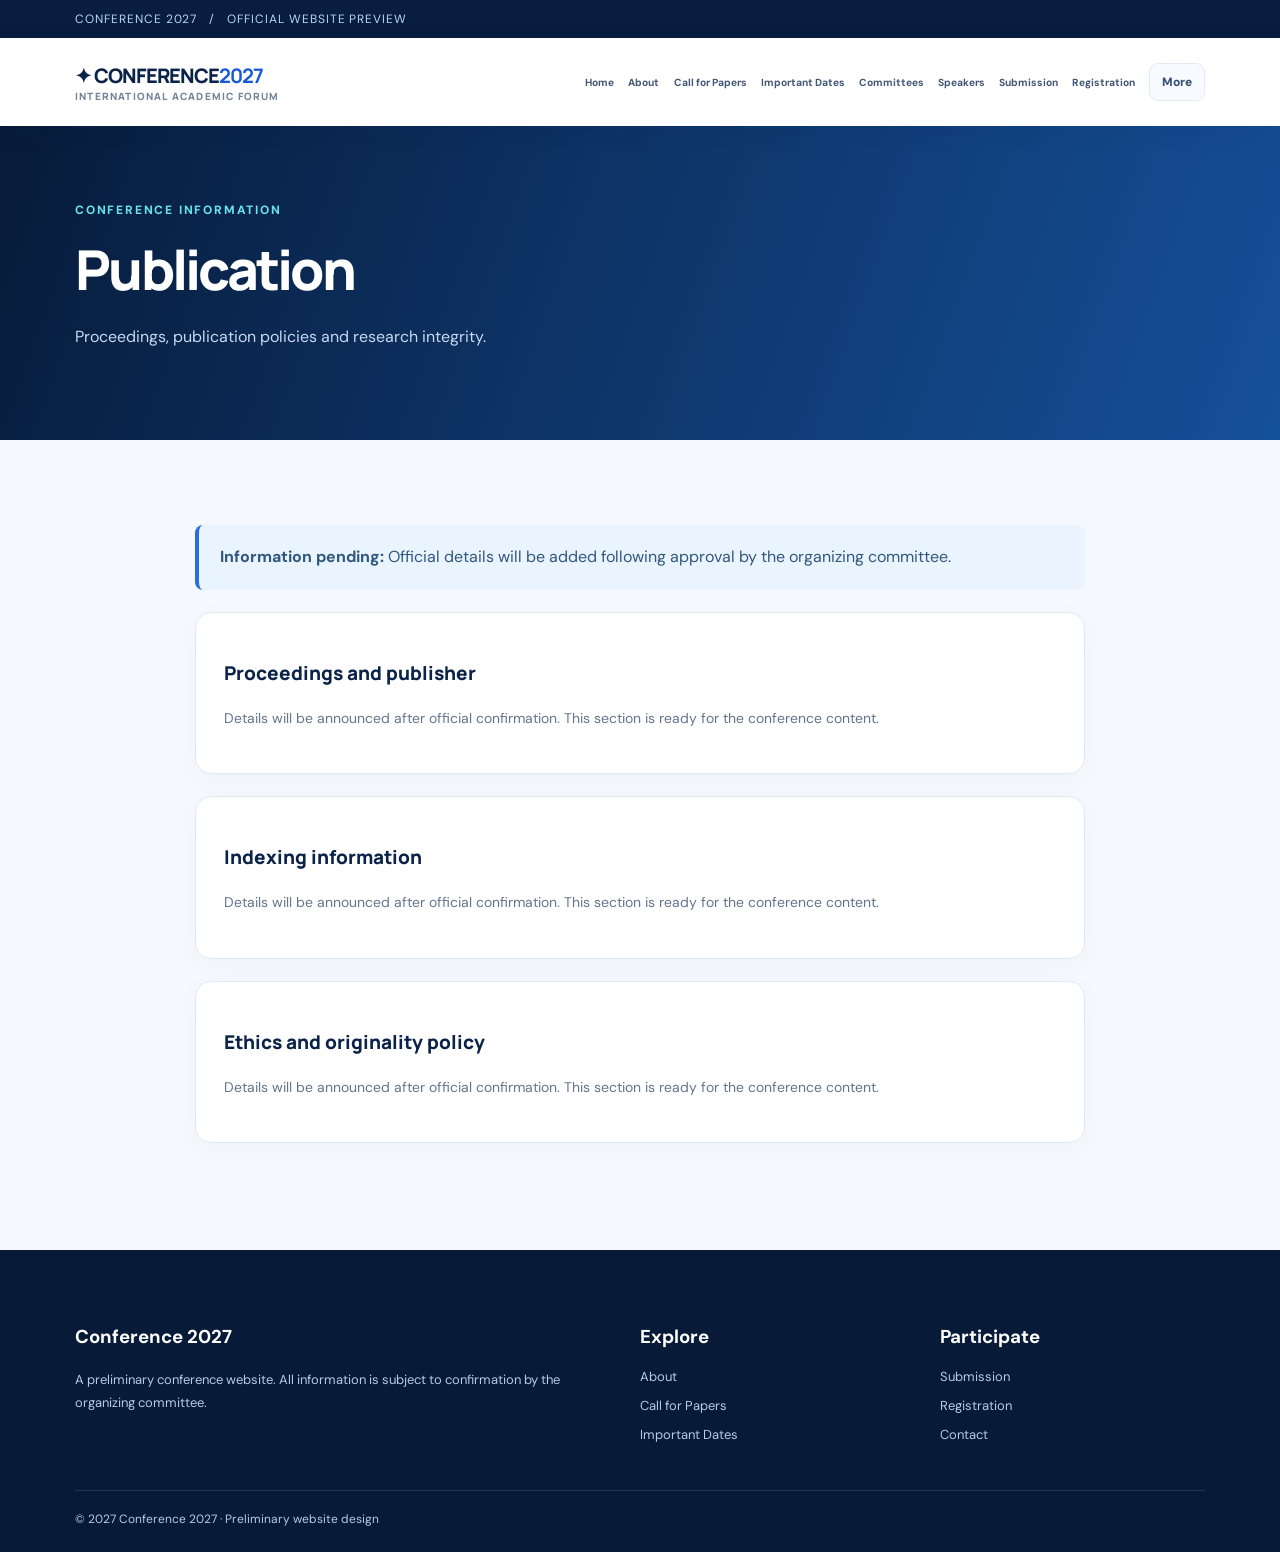
<file: publication.html>
<!doctype html><html lang="en"><head><meta charset="utf-8"><meta name="viewport" content="width=device-width,initial-scale=1"><meta name="description" content="Upcoming international academic conference 2027."><title>Publication | Conference 2027</title><link rel="stylesheet" href="assets/style.css"></head><body><div class="strip"><div class="container">CONFERENCE 2027 &nbsp; / &nbsp; OFFICIAL WEBSITE PREVIEW</div></div><header><div class="container head"><a class="brand" href="index.html">✦ CONFERENCE<b>2027</b><small>INTERNATIONAL ACADEMIC FORUM</small></a><button class="menu" aria-label="Toggle menu">☰ Menu</button><nav aria-label="Main navigation"><a href="index.html">Home</a><a href="about.html">About</a><a href="cfp.html">Call for Papers</a><a href="dates.html">Important Dates</a><a href="committees.html">Committees</a><a href="keynotes.html">Speakers</a><a href="submission.html">Submission</a><a href="registration.html">Registration</a><details class="more-nav"><summary>More <span aria-hidden="true">⌄</span></summary><div class="more-links"><a href="program.html">Program</a><a href="publication.html">Publication</a><a href="venue.html">Venue & Travel</a><a href="sponsors.html">Sponsors & Partners</a><a href="contact.html">Contact</a></div></details></nav></div></header><section class="pagehead"><div class="container"><span class="eyebrow">Conference information</span><h1>Publication</h1><p>Proceedings, publication policies and research integrity.</p></div></section><main class="section soft"><div class="container content"><div class="notice"><b>Information pending:</b> Official details will be added following approval by the organizing committee.</div><section class="panel"><h3>Proceedings and publisher</h3><p>Details will be announced after official confirmation. This section is ready for the conference content.</p></section><section class="panel"><h3>Indexing information</h3><p>Details will be announced after official confirmation. This section is ready for the conference content.</p></section><section class="panel"><h3>Ethics and originality policy</h3><p>Details will be announced after official confirmation. This section is ready for the conference content.</p></section></div></main><footer><div class="container"><div class="cols"><div><h3>Conference 2027</h3><p>A preliminary conference website. All information is subject to confirmation by the organizing committee.</p></div><div><h3>Explore</h3><a href="about.html">About</a><a href="cfp.html">Call for Papers</a><a href="dates.html">Important Dates</a></div><div><h3>Participate</h3><a href="submission.html">Submission</a><a href="registration.html">Registration</a><a href="contact.html">Contact</a></div></div><div class="copyright">© 2027 Conference 2027 · Preliminary website design</div></div></footer><script src="assets/main.js"></script></body></html>
</file>
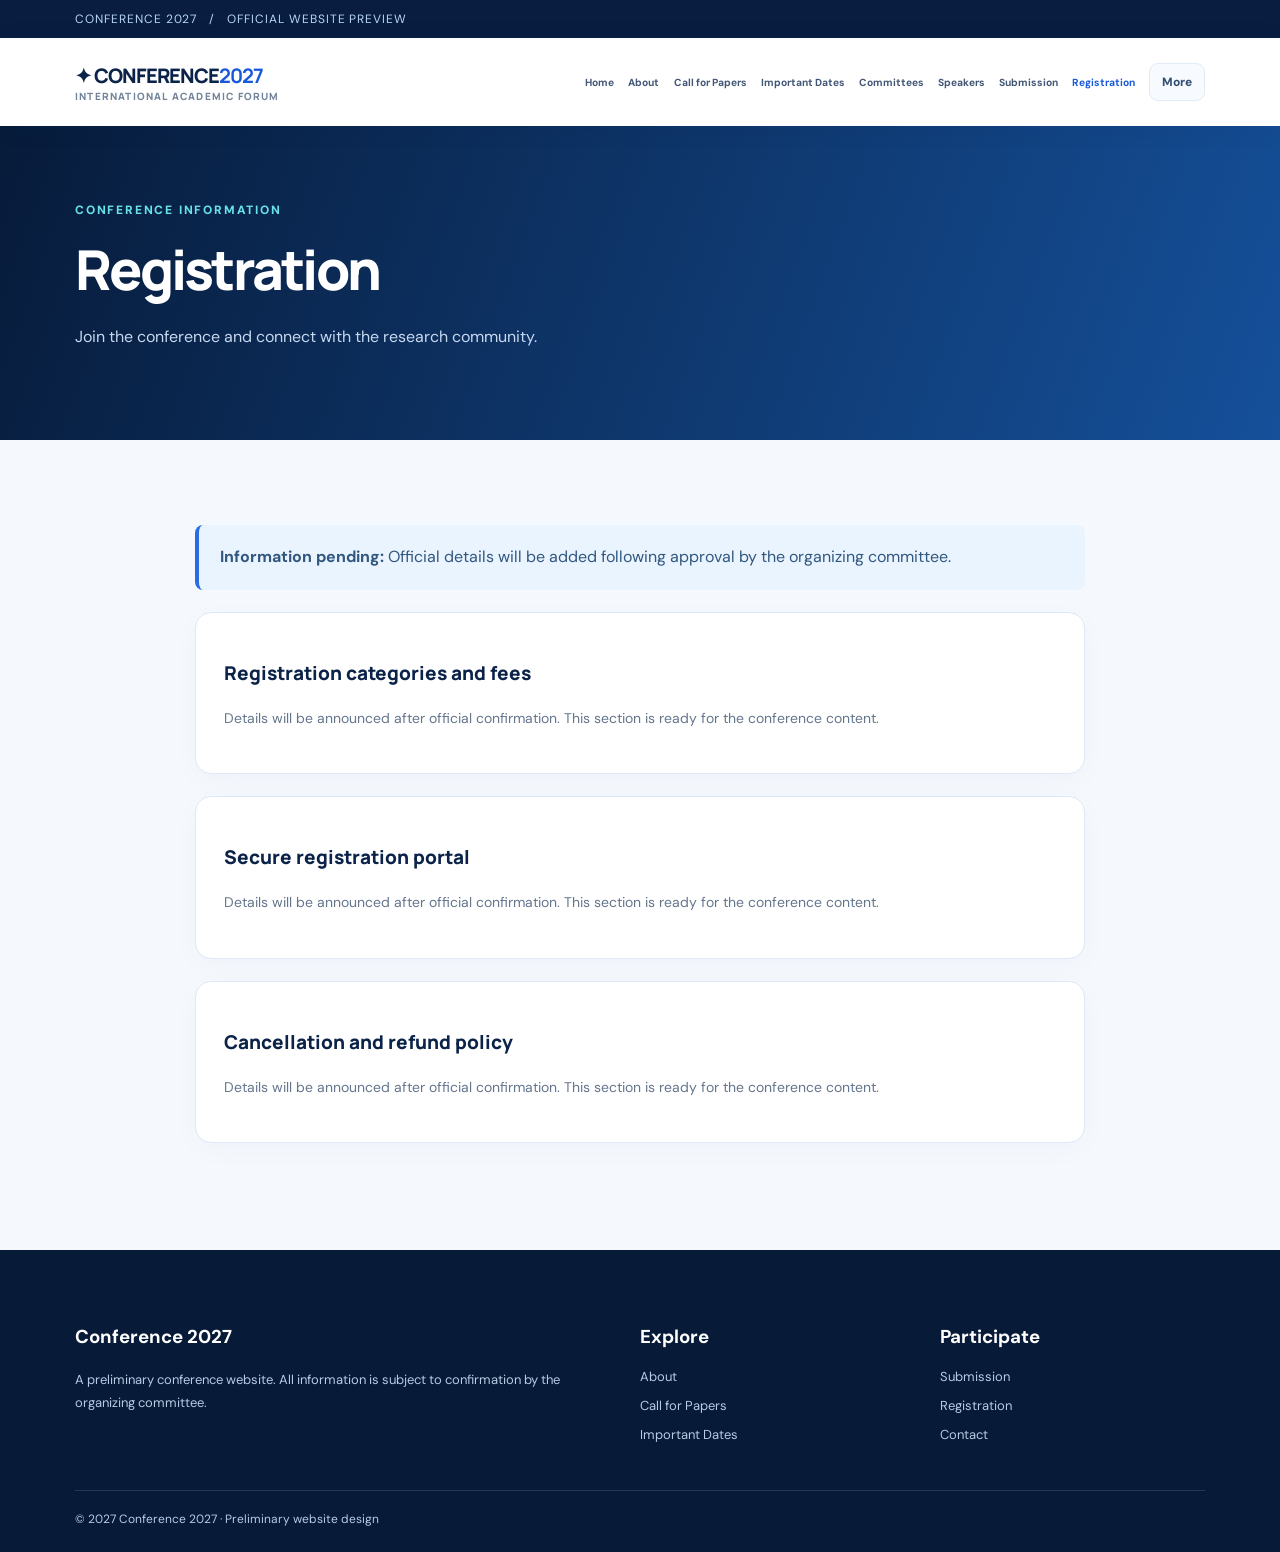
<file: registration.html>
<!doctype html><html lang="en"><head><meta charset="utf-8"><meta name="viewport" content="width=device-width,initial-scale=1"><meta name="description" content="Upcoming international academic conference 2027."><title>Registration | Conference 2027</title><link rel="stylesheet" href="assets/style.css"></head><body><div class="strip"><div class="container">CONFERENCE 2027 &nbsp; / &nbsp; OFFICIAL WEBSITE PREVIEW</div></div><header><div class="container head"><a class="brand" href="index.html">✦ CONFERENCE<b>2027</b><small>INTERNATIONAL ACADEMIC FORUM</small></a><button class="menu" aria-label="Toggle menu">☰ Menu</button><nav aria-label="Main navigation"><a href="index.html">Home</a><a href="about.html">About</a><a href="cfp.html">Call for Papers</a><a href="dates.html">Important Dates</a><a href="committees.html">Committees</a><a href="keynotes.html">Speakers</a><a href="submission.html">Submission</a><a href="registration.html">Registration</a><details class="more-nav"><summary>More <span aria-hidden="true">⌄</span></summary><div class="more-links"><a href="program.html">Program</a><a href="publication.html">Publication</a><a href="venue.html">Venue & Travel</a><a href="sponsors.html">Sponsors & Partners</a><a href="contact.html">Contact</a></div></details></nav></div></header><section class="pagehead"><div class="container"><span class="eyebrow">Conference information</span><h1>Registration</h1><p>Join the conference and connect with the research community.</p></div></section><main class="section soft"><div class="container content"><div class="notice"><b>Information pending:</b> Official details will be added following approval by the organizing committee.</div><section class="panel"><h3>Registration categories and fees</h3><p>Details will be announced after official confirmation. This section is ready for the conference content.</p></section><section class="panel"><h3>Secure registration portal</h3><p>Details will be announced after official confirmation. This section is ready for the conference content.</p></section><section class="panel"><h3>Cancellation and refund policy</h3><p>Details will be announced after official confirmation. This section is ready for the conference content.</p></section></div></main><footer><div class="container"><div class="cols"><div><h3>Conference 2027</h3><p>A preliminary conference website. All information is subject to confirmation by the organizing committee.</p></div><div><h3>Explore</h3><a href="about.html">About</a><a href="cfp.html">Call for Papers</a><a href="dates.html">Important Dates</a></div><div><h3>Participate</h3><a href="submission.html">Submission</a><a href="registration.html">Registration</a><a href="contact.html">Contact</a></div></div><div class="copyright">© 2027 Conference 2027 · Preliminary website design</div></div></footer><script src="assets/main.js"></script></body></html>
</file>
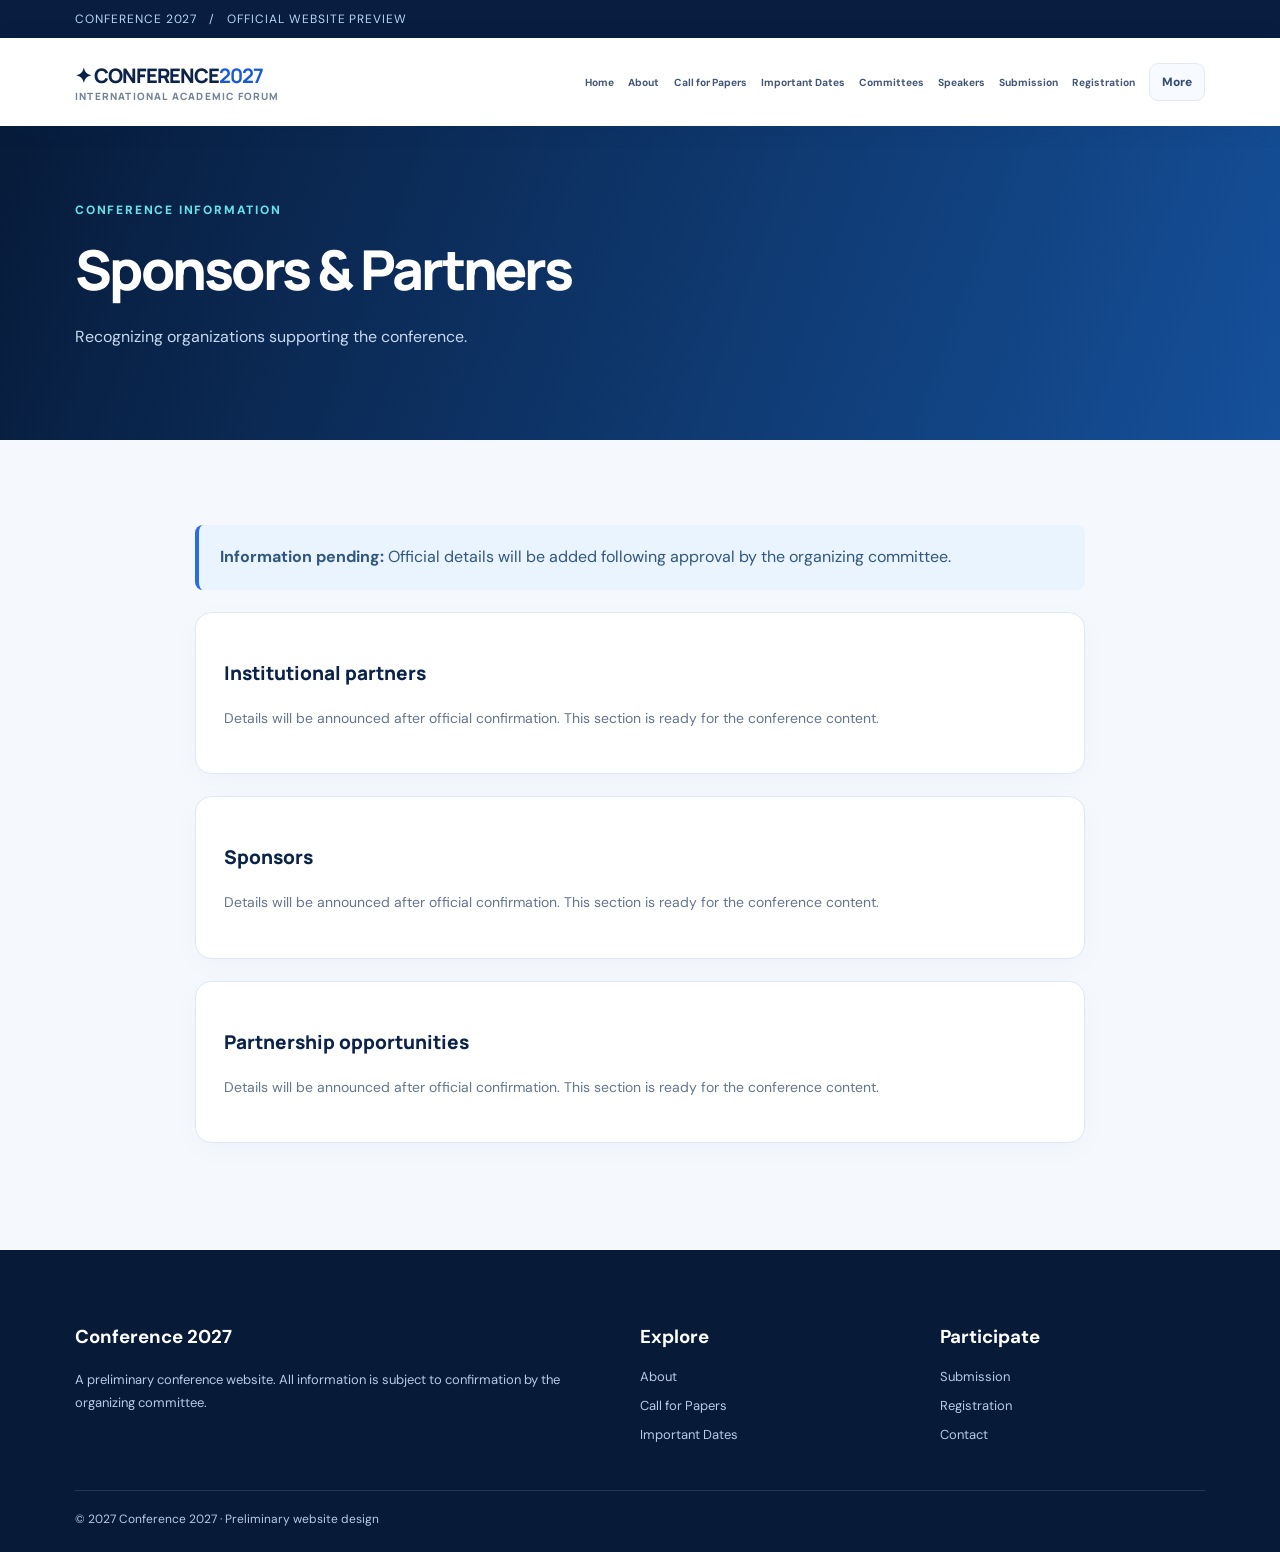
<file: sponsors.html>
<!doctype html><html lang="en"><head><meta charset="utf-8"><meta name="viewport" content="width=device-width,initial-scale=1"><meta name="description" content="Upcoming international academic conference 2027."><title>Sponsors & Partners | Conference 2027</title><link rel="stylesheet" href="assets/style.css"></head><body><div class="strip"><div class="container">CONFERENCE 2027 &nbsp; / &nbsp; OFFICIAL WEBSITE PREVIEW</div></div><header><div class="container head"><a class="brand" href="index.html">✦ CONFERENCE<b>2027</b><small>INTERNATIONAL ACADEMIC FORUM</small></a><button class="menu" aria-label="Toggle menu">☰ Menu</button><nav aria-label="Main navigation"><a href="index.html">Home</a><a href="about.html">About</a><a href="cfp.html">Call for Papers</a><a href="dates.html">Important Dates</a><a href="committees.html">Committees</a><a href="keynotes.html">Speakers</a><a href="submission.html">Submission</a><a href="registration.html">Registration</a><details class="more-nav"><summary>More <span aria-hidden="true">⌄</span></summary><div class="more-links"><a href="program.html">Program</a><a href="publication.html">Publication</a><a href="venue.html">Venue & Travel</a><a href="sponsors.html">Sponsors & Partners</a><a href="contact.html">Contact</a></div></details></nav></div></header><section class="pagehead"><div class="container"><span class="eyebrow">Conference information</span><h1>Sponsors & Partners</h1><p>Recognizing organizations supporting the conference.</p></div></section><main class="section soft"><div class="container content"><div class="notice"><b>Information pending:</b> Official details will be added following approval by the organizing committee.</div><section class="panel"><h3>Institutional partners</h3><p>Details will be announced after official confirmation. This section is ready for the conference content.</p></section><section class="panel"><h3>Sponsors</h3><p>Details will be announced after official confirmation. This section is ready for the conference content.</p></section><section class="panel"><h3>Partnership opportunities</h3><p>Details will be announced after official confirmation. This section is ready for the conference content.</p></section></div></main><footer><div class="container"><div class="cols"><div><h3>Conference 2027</h3><p>A preliminary conference website. All information is subject to confirmation by the organizing committee.</p></div><div><h3>Explore</h3><a href="about.html">About</a><a href="cfp.html">Call for Papers</a><a href="dates.html">Important Dates</a></div><div><h3>Participate</h3><a href="submission.html">Submission</a><a href="registration.html">Registration</a><a href="contact.html">Contact</a></div></div><div class="copyright">© 2027 Conference 2027 · Preliminary website design</div></div></footer><script src="assets/main.js"></script></body></html>
</file>
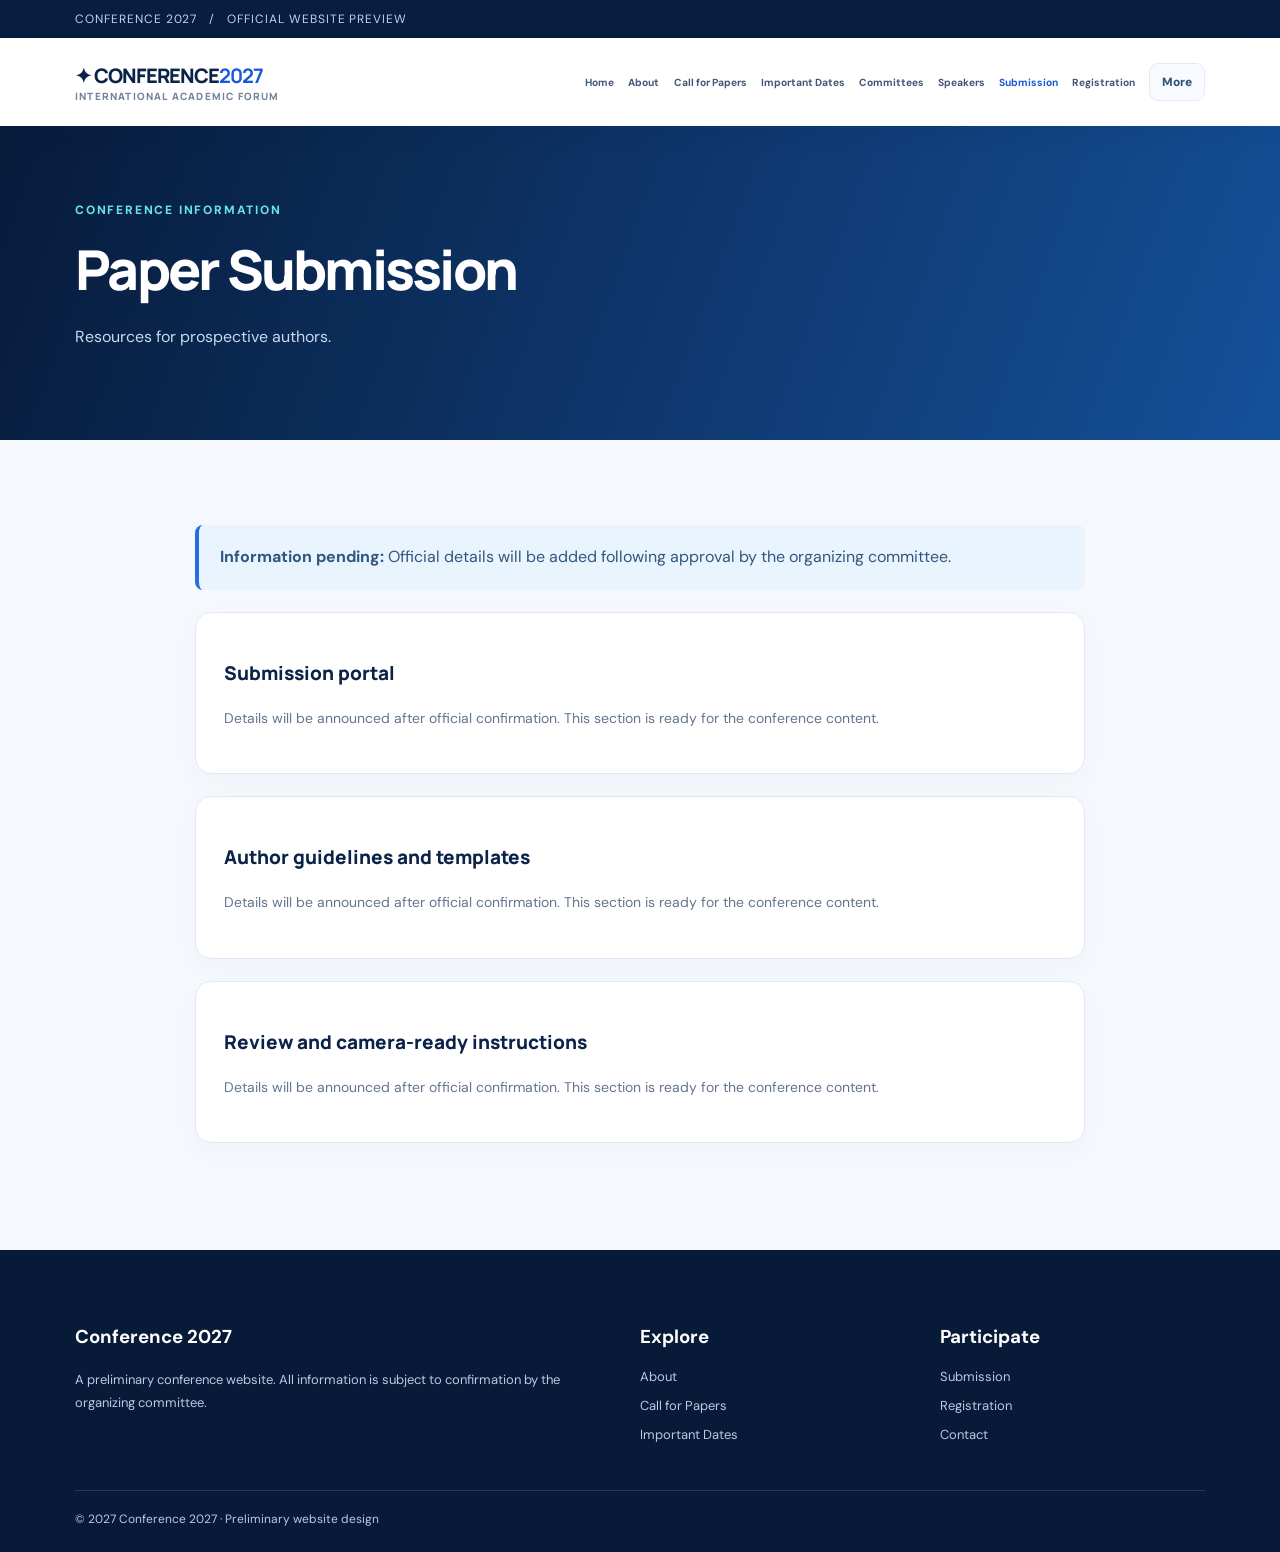
<file: submission.html>
<!doctype html><html lang="en"><head><meta charset="utf-8"><meta name="viewport" content="width=device-width,initial-scale=1"><meta name="description" content="Upcoming international academic conference 2027."><title>Paper Submission | Conference 2027</title><link rel="stylesheet" href="assets/style.css"></head><body><div class="strip"><div class="container">CONFERENCE 2027 &nbsp; / &nbsp; OFFICIAL WEBSITE PREVIEW</div></div><header><div class="container head"><a class="brand" href="index.html">✦ CONFERENCE<b>2027</b><small>INTERNATIONAL ACADEMIC FORUM</small></a><button class="menu" aria-label="Toggle menu">☰ Menu</button><nav aria-label="Main navigation"><a href="index.html">Home</a><a href="about.html">About</a><a href="cfp.html">Call for Papers</a><a href="dates.html">Important Dates</a><a href="committees.html">Committees</a><a href="keynotes.html">Speakers</a><a href="submission.html">Submission</a><a href="registration.html">Registration</a><details class="more-nav"><summary>More <span aria-hidden="true">⌄</span></summary><div class="more-links"><a href="program.html">Program</a><a href="publication.html">Publication</a><a href="venue.html">Venue & Travel</a><a href="sponsors.html">Sponsors & Partners</a><a href="contact.html">Contact</a></div></details></nav></div></header><section class="pagehead"><div class="container"><span class="eyebrow">Conference information</span><h1>Paper Submission</h1><p>Resources for prospective authors.</p></div></section><main class="section soft"><div class="container content"><div class="notice"><b>Information pending:</b> Official details will be added following approval by the organizing committee.</div><section class="panel"><h3>Submission portal</h3><p>Details will be announced after official confirmation. This section is ready for the conference content.</p></section><section class="panel"><h3>Author guidelines and templates</h3><p>Details will be announced after official confirmation. This section is ready for the conference content.</p></section><section class="panel"><h3>Review and camera-ready instructions</h3><p>Details will be announced after official confirmation. This section is ready for the conference content.</p></section></div></main><footer><div class="container"><div class="cols"><div><h3>Conference 2027</h3><p>A preliminary conference website. All information is subject to confirmation by the organizing committee.</p></div><div><h3>Explore</h3><a href="about.html">About</a><a href="cfp.html">Call for Papers</a><a href="dates.html">Important Dates</a></div><div><h3>Participate</h3><a href="submission.html">Submission</a><a href="registration.html">Registration</a><a href="contact.html">Contact</a></div></div><div class="copyright">© 2027 Conference 2027 · Preliminary website design</div></div></footer><script src="assets/main.js"></script></body></html>
</file>
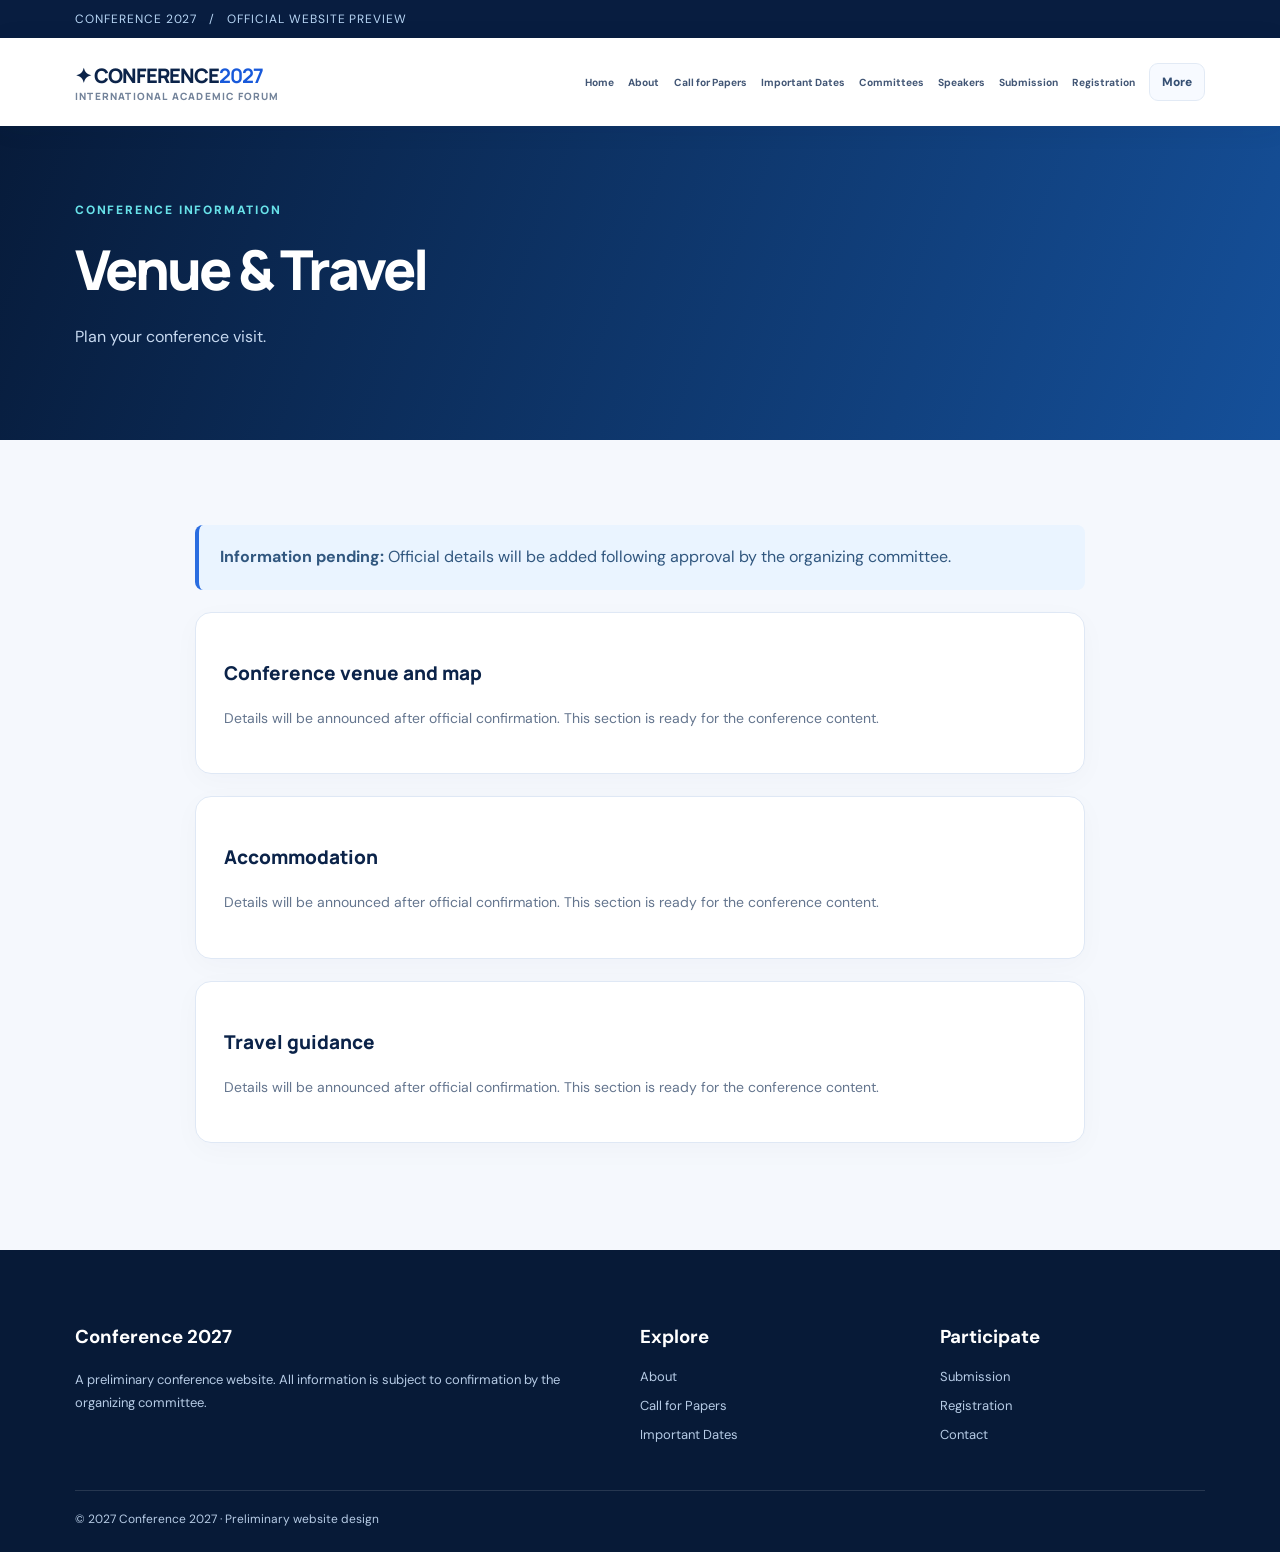
<file: venue.html>
<!doctype html><html lang="en"><head><meta charset="utf-8"><meta name="viewport" content="width=device-width,initial-scale=1"><meta name="description" content="Upcoming international academic conference 2027."><title>Venue & Travel | Conference 2027</title><link rel="stylesheet" href="assets/style.css"></head><body><div class="strip"><div class="container">CONFERENCE 2027 &nbsp; / &nbsp; OFFICIAL WEBSITE PREVIEW</div></div><header><div class="container head"><a class="brand" href="index.html">✦ CONFERENCE<b>2027</b><small>INTERNATIONAL ACADEMIC FORUM</small></a><button class="menu" aria-label="Toggle menu">☰ Menu</button><nav aria-label="Main navigation"><a href="index.html">Home</a><a href="about.html">About</a><a href="cfp.html">Call for Papers</a><a href="dates.html">Important Dates</a><a href="committees.html">Committees</a><a href="keynotes.html">Speakers</a><a href="submission.html">Submission</a><a href="registration.html">Registration</a><details class="more-nav"><summary>More <span aria-hidden="true">⌄</span></summary><div class="more-links"><a href="program.html">Program</a><a href="publication.html">Publication</a><a href="venue.html">Venue & Travel</a><a href="sponsors.html">Sponsors & Partners</a><a href="contact.html">Contact</a></div></details></nav></div></header><section class="pagehead"><div class="container"><span class="eyebrow">Conference information</span><h1>Venue & Travel</h1><p>Plan your conference visit.</p></div></section><main class="section soft"><div class="container content"><div class="notice"><b>Information pending:</b> Official details will be added following approval by the organizing committee.</div><section class="panel"><h3>Conference venue and map</h3><p>Details will be announced after official confirmation. This section is ready for the conference content.</p></section><section class="panel"><h3>Accommodation</h3><p>Details will be announced after official confirmation. This section is ready for the conference content.</p></section><section class="panel"><h3>Travel guidance</h3><p>Details will be announced after official confirmation. This section is ready for the conference content.</p></section></div></main><footer><div class="container"><div class="cols"><div><h3>Conference 2027</h3><p>A preliminary conference website. All information is subject to confirmation by the organizing committee.</p></div><div><h3>Explore</h3><a href="about.html">About</a><a href="cfp.html">Call for Papers</a><a href="dates.html">Important Dates</a></div><div><h3>Participate</h3><a href="submission.html">Submission</a><a href="registration.html">Registration</a><a href="contact.html">Contact</a></div></div><div class="copyright">© 2027 Conference 2027 · Preliminary website design</div></div></footer><script src="assets/main.js"></script></body></html>
</file>
<file: assets/style.css>
@import url('https://fonts.googleapis.com/css2?family=DM+Sans:wght@400;500;600;700;800&family=Manrope:wght@400;600;700;800&display=swap');:root{--ink:#0b2349;--blue:#1859da;--muted:#657792}*{box-sizing:border-box}body{margin:0;color:var(--ink);font-family:'DM Sans',Arial,sans-serif}a{text-decoration:none;color:inherit}.container{max-width:1180px;margin:auto;padding:0 25px}.strip{background:#081d40;color:#b8d6f5;padding:11px 0;font-size:12px;letter-spacing:.08em;text-transform:uppercase}header{background:white;position:sticky;top:0;z-index:10;box-shadow:0 3px 25px #102c5410}.head{display:flex;align-items:center;justify-content:space-between;min-height:82px;gap:22px}.brand{font:800 21px Manrope,Arial,sans-serif;letter-spacing:-.05em;white-space:nowrap}.brand b{color:var(--blue)}.brand small{display:block;color:#73839a;font-size:10px;letter-spacing:.12em}nav{display:flex;flex-wrap:wrap;justify-content:flex-end;gap:13px}nav a{font-size:12px;font-weight:700;color:#425675;padding:7px 0}nav a:hover,nav a.active{color:var(--blue)}.menu{display:none;border:0;background:#e8f2ff;padding:11px;border-radius:9px}.hero{background:radial-gradient(circle at 90% 10%,#225ca9,transparent 45%),linear-gradient(115deg,#071832,#103c78);color:#fff;position:relative;overflow:hidden}.hero:after{content:'';position:absolute;right:-100px;top:-140px;width:570px;height:570px;border:1px solid #ffffff33;border-radius:50%;box-shadow:0 0 0 85px #ffffff08,0 0 0 170px #ffffff07;pointer-events:none}.hero .container{position:relative;z-index:1;padding-top:105px;padding-bottom:115px}.eyebrow{font-size:12px;letter-spacing:.15em;text-transform:uppercase;font-weight:800;color:#68e2e9}.hero h1{font:800 clamp(43px,6vw,76px)/1.1 Manrope,Arial,sans-serif;letter-spacing:-.055em;max-width:850px;margin:23px 0}.hero h1 em{color:#61e4eb;font-style:normal}.hero p{font-size:18px;line-height:1.8;max-width:680px;color:#c9daf1}.btn{display:inline-block;padding:15px 22px;background:#55e0e5;color:#082146;font-weight:800;border-radius:10px;margin:18px 10px 0 0;font-size:13px}.btn.secondary{background:transparent;color:#fff;border:1px solid #779ac6}.stats{display:grid;grid-template-columns:repeat(3,1fr);background:#fff;border-radius:16px;box-shadow:0 20px 50px #092e5d1b;position:relative;margin-top:-43px;overflow:hidden}.stats div{padding:25px;border-right:1px solid #e5ebf4}.stats small{display:block;text-transform:uppercase;color:#7b8ca6;font-size:11px;font-weight:800;letter-spacing:.1em}.stats strong{display:block;margin-top:9px;font-size:19px}.section{padding:85px 0}.soft{background:#f5f8fd}.section h2{font:800 clamp(30px,4vw,44px) Manrope,Arial,sans-serif;letter-spacing:-.045em;margin:10px 0 16px}.lead{color:var(--muted);line-height:1.85;max-width:770px}.grid{display:grid;grid-template-columns:repeat(3,1fr);gap:20px;margin-top:35px}.card,.panel{background:#fff;border:1px solid #dfe8f5;border-radius:16px;padding:28px;box-shadow:0 7px 28px #112c4a07}.card .icon{display:grid;place-items:center;width:45px;height:45px;background:#eaf3ff;color:#185bd2;border-radius:12px;font-weight:800}.card h3,.panel h3{font:800 19px Manrope,Arial,sans-serif}.card p,.panel p,.panel li{font-size:14px;line-height:1.9;color:#64758e}.card a{color:var(--blue);font-size:13px;font-weight:800}.pagehead{background:linear-gradient(110deg,#071b3a,#15509a);color:white;padding:72px 0}.pagehead h1{font:800 clamp(35px,5vw,55px) Manrope,Arial,sans-serif;letter-spacing:-.05em;margin:12px 0}.pagehead p{color:#c7d9f0;line-height:1.8}.content{max-width:940px}.panel{margin:22px 0}.notice{background:#eaf4ff;border-left:4px solid #2a6de0;padding:18px 21px;border-radius:8px;color:#31577f;line-height:1.8}footer{background:#071a37;color:#b6cbe5;padding:55px 0 25px}footer .cols{display:grid;grid-template-columns:2fr 1fr 1fr;gap:35px}footer h3{color:white}footer a{display:block;margin:12px 0;font-size:13px}footer p{line-height:1.8;font-size:13px}.copyright{border-top:1px solid #ffffff20;margin-top:35px;padding-top:20px;font-size:12px}@media(max-width:900px){.menu{display:block}nav{display:none;position:absolute;top:82px;left:0;right:0;padding:20px;background:#fff;box-shadow:0 15px 25px #112c4a25}nav.open{display:grid;grid-template-columns:repeat(2,1fr)}.grid{grid-template-columns:repeat(2,1fr)}}@media(max-width:600px){.grid,.stats,footer .cols{grid-template-columns:1fr}.stats div{border-bottom:1px solid #e5ebf4}.hero .container{padding-top:75px;padding-bottom:95px}.section{padding:60px 0}.container{padding:0 18px}}
/* Refined conference header and hero */.head{min-height:88px}.brand{font-size:20px;flex:0 0 auto}.head nav{display:flex;flex-wrap:nowrap;align-items:center;gap:clamp(9px,1.1vw,17px);justify-content:flex-end}.head nav>a{white-space:nowrap;font-size:clamp(10px,.8vw,12px)}.more-nav{position:relative;flex:0 0 auto;font-size:12px;font-weight:800;color:#354f73}.more-nav summary{list-style:none;cursor:pointer;white-space:nowrap;padding:10px 12px;border:1px solid #e2eaf5;border-radius:9px;background:#f7faff}.more-nav summary::-webkit-details-marker{display:none}.more-nav[open] summary{color:#1859da;background:#eaf3ff}.more-links{position:absolute;right:0;top:calc(100% + 10px);width:205px;padding:10px;background:white;border:1px solid #e0eaf6;border-radius:13px;box-shadow:0 18px 35px #0a2b532a;display:grid;gap:2px;z-index:40}.more-links a{display:block;padding:11px 12px;border-radius:8px;color:#344d70;font-size:12px}.more-links a:hover,.more-links a.active{background:#eaf3ff;color:#1859da}.hero .container{min-height:565px;display:flex;flex-direction:column;align-items:flex-start;justify-content:center;padding-top:78px;padding-bottom:105px}.hero h1{max-width:710px;font-size:clamp(43px,5.2vw,70px)}.hero p{max-width:640px}.hero-visual{position:absolute;right:-35px;top:50%;transform:translateY(-50%);width:min(44%,490px);height:auto;pointer-events:none;opacity:.93;filter:drop-shadow(0 20px 35px #04122c55)}.hero .eyebrow,.hero h1,.hero p,.hero .btn{position:relative;z-index:2}@media(max-width:1190px){.head nav{gap:9px}.brand{font-size:18px}.head nav>a{font-size:10px}.more-nav{font-size:11px}.hero-visual{width:39%;opacity:.65}}@media(max-width:900px){.head nav{display:none}.head nav.open{display:grid;grid-template-columns:repeat(2,minmax(0,1fr));align-items:stretch;gap:7px 14px;position:absolute;top:88px;left:0;right:0;padding:18px 25px;background:#fff;box-shadow:0 20px 25px #112b4b22;max-height:75vh;overflow-y:auto}.head nav>a{font-size:13px;padding:12px}.more-nav{grid-column:1/-1}.more-nav summary{font-size:13px}.more-links{position:static;width:100%;box-shadow:none;margin-top:7px;grid-template-columns:repeat(2,1fr)}.hero-visual{width:46%;right:-55px;opacity:.32}.hero h1{max-width:730px}}@media(max-width:600px){.hero .container{min-height:500px;padding-top:68px;padding-bottom:95px}.hero-visual{width:80%;right:-115px;opacity:.18}.hero h1{font-size:43px}.head nav.open{grid-template-columns:1fr 1fr}.brand{font-size:18px}}
/* Hide native disclosure marker and custom chevron for the More menu */
.more-nav summary{list-style:none!important;display:flex;align-items:center;gap:0}
.more-nav summary::-webkit-details-marker{display:none!important}
.more-nav summary::marker{content:''}
.more-nav summary span[aria-hidden="true"]{display:none!important}
</file>
